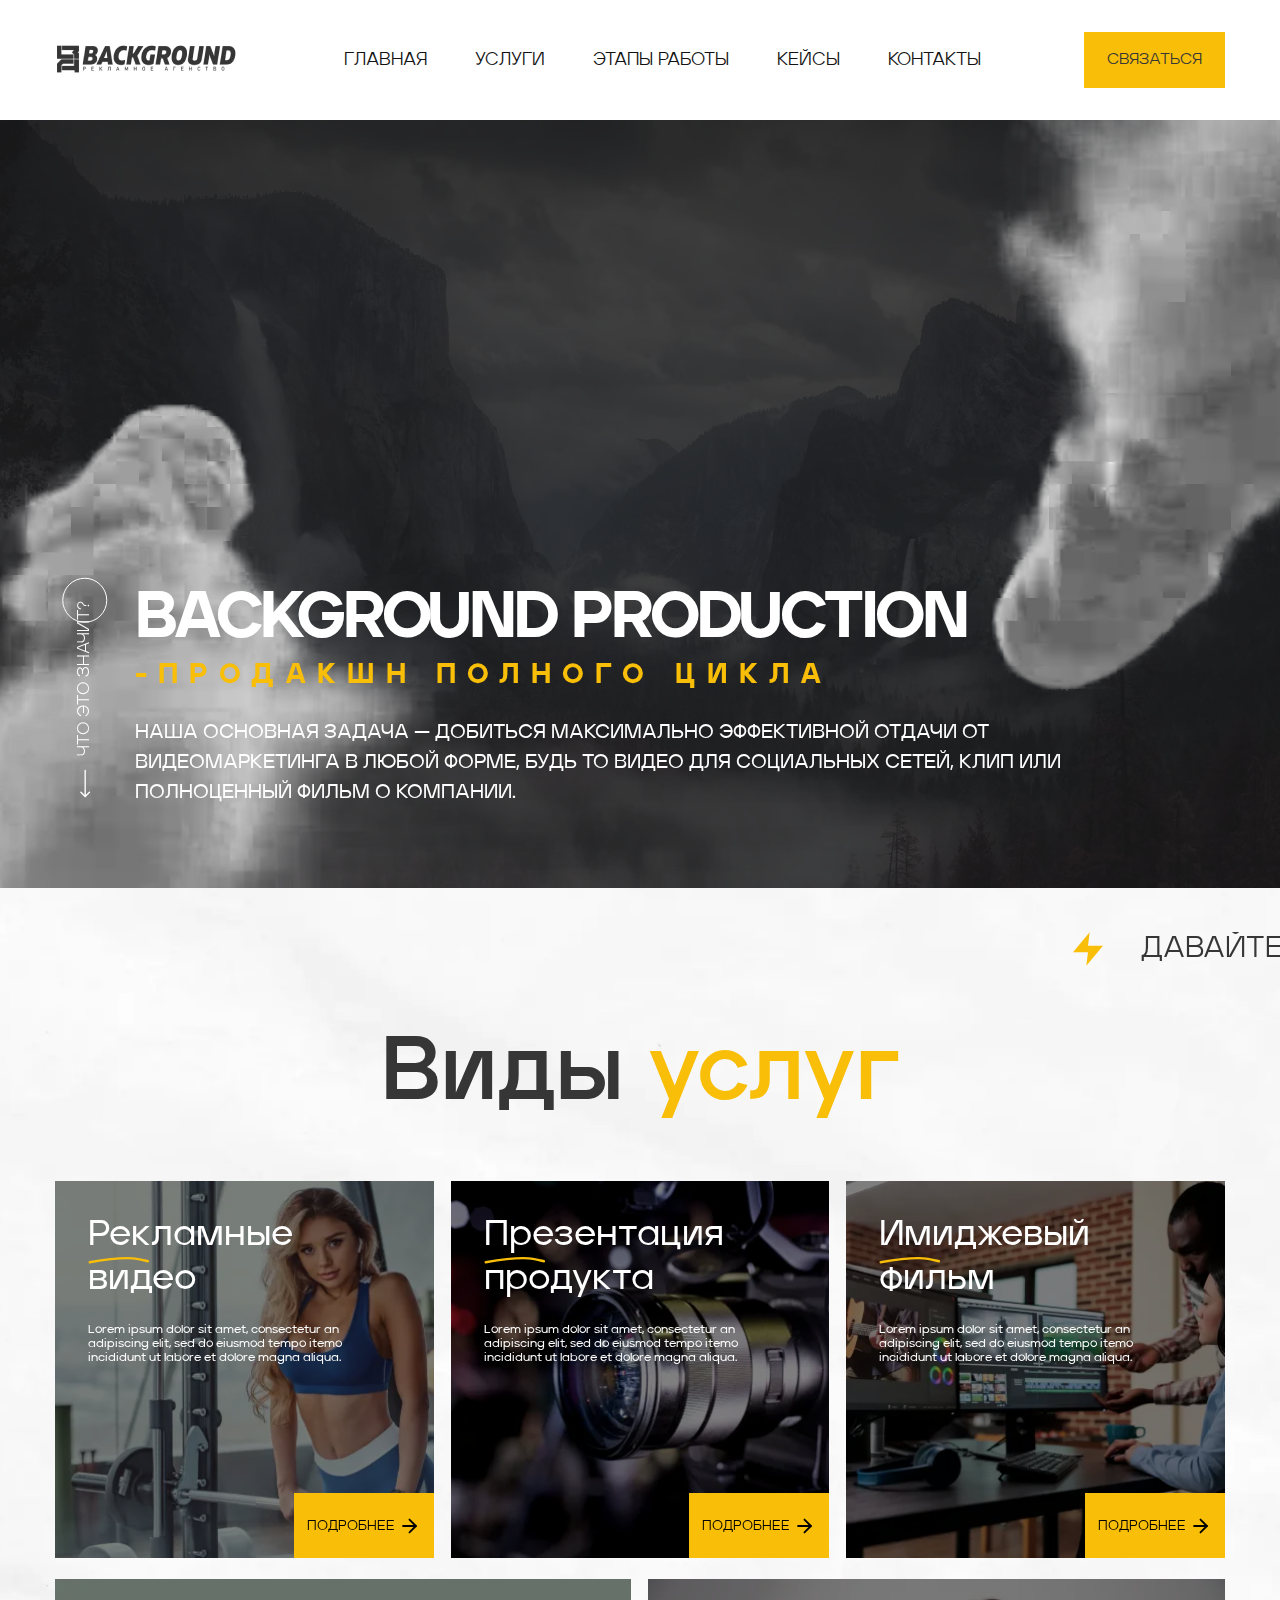
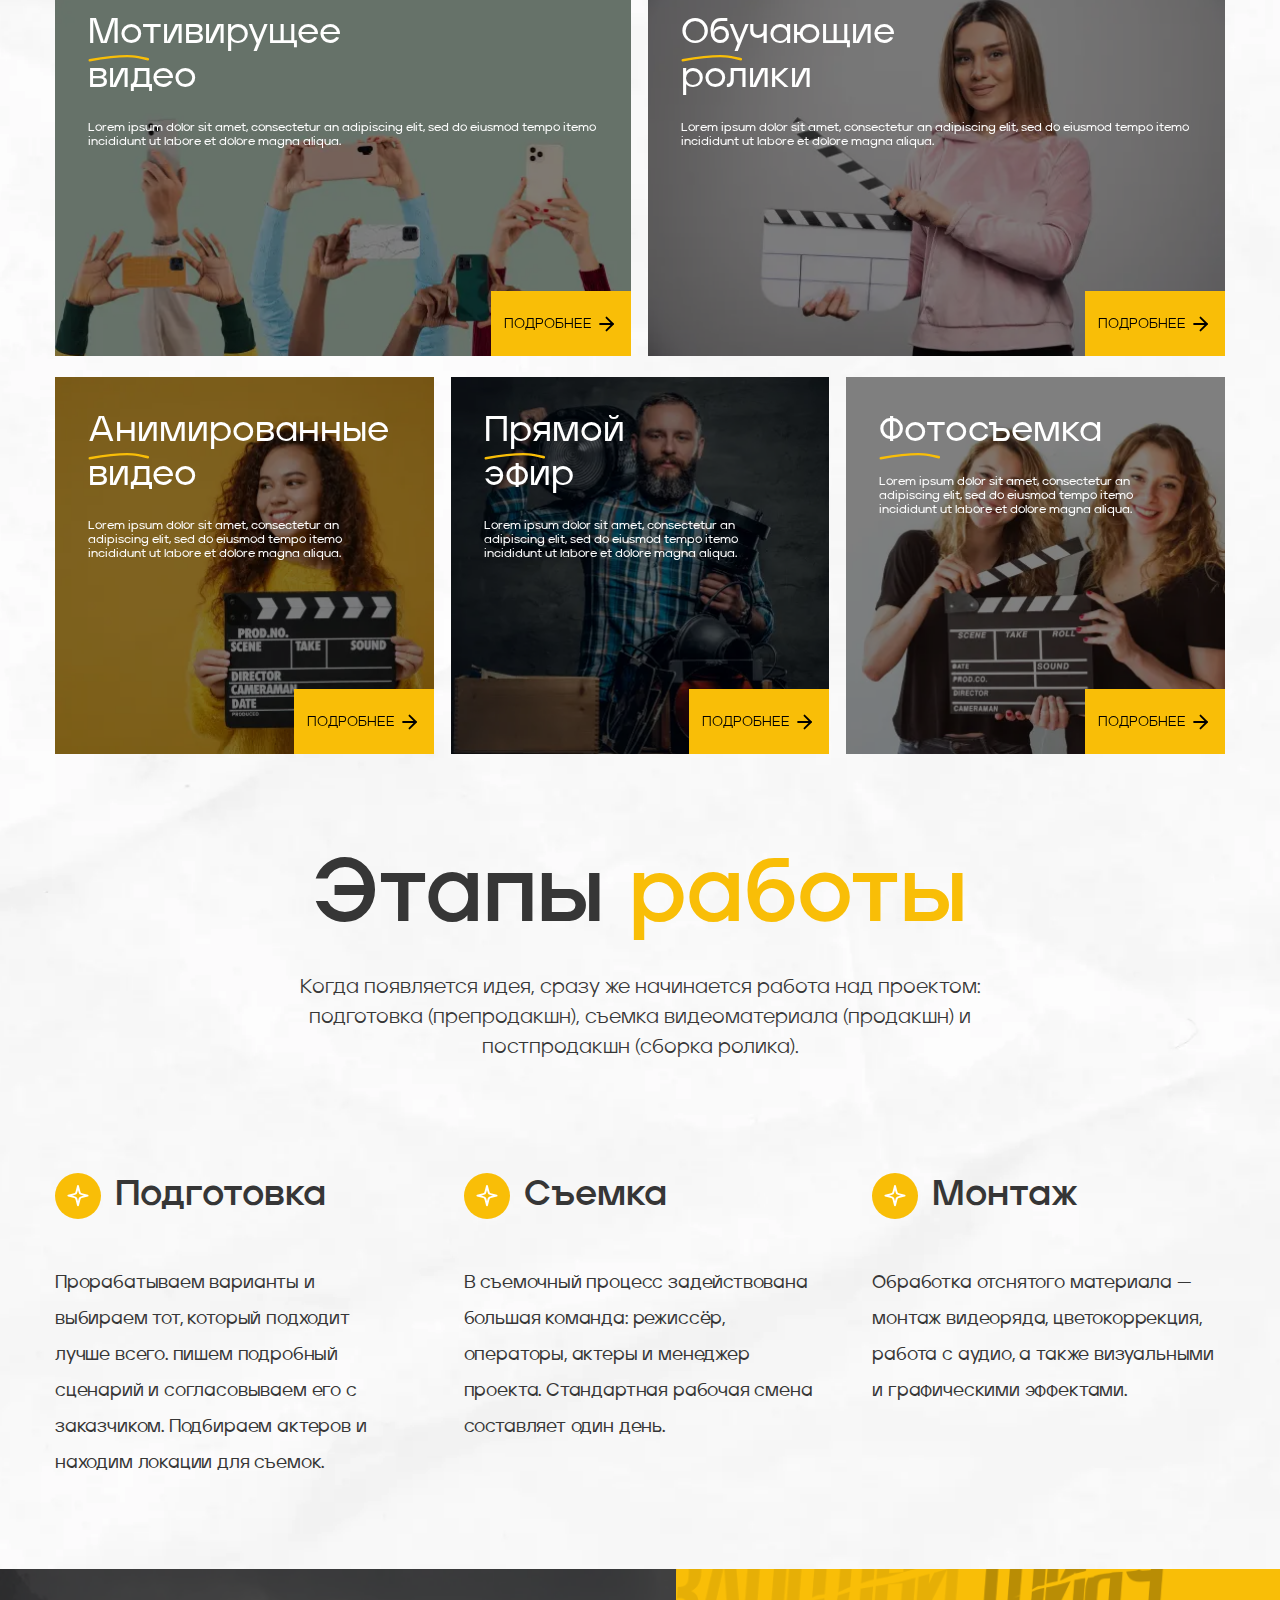
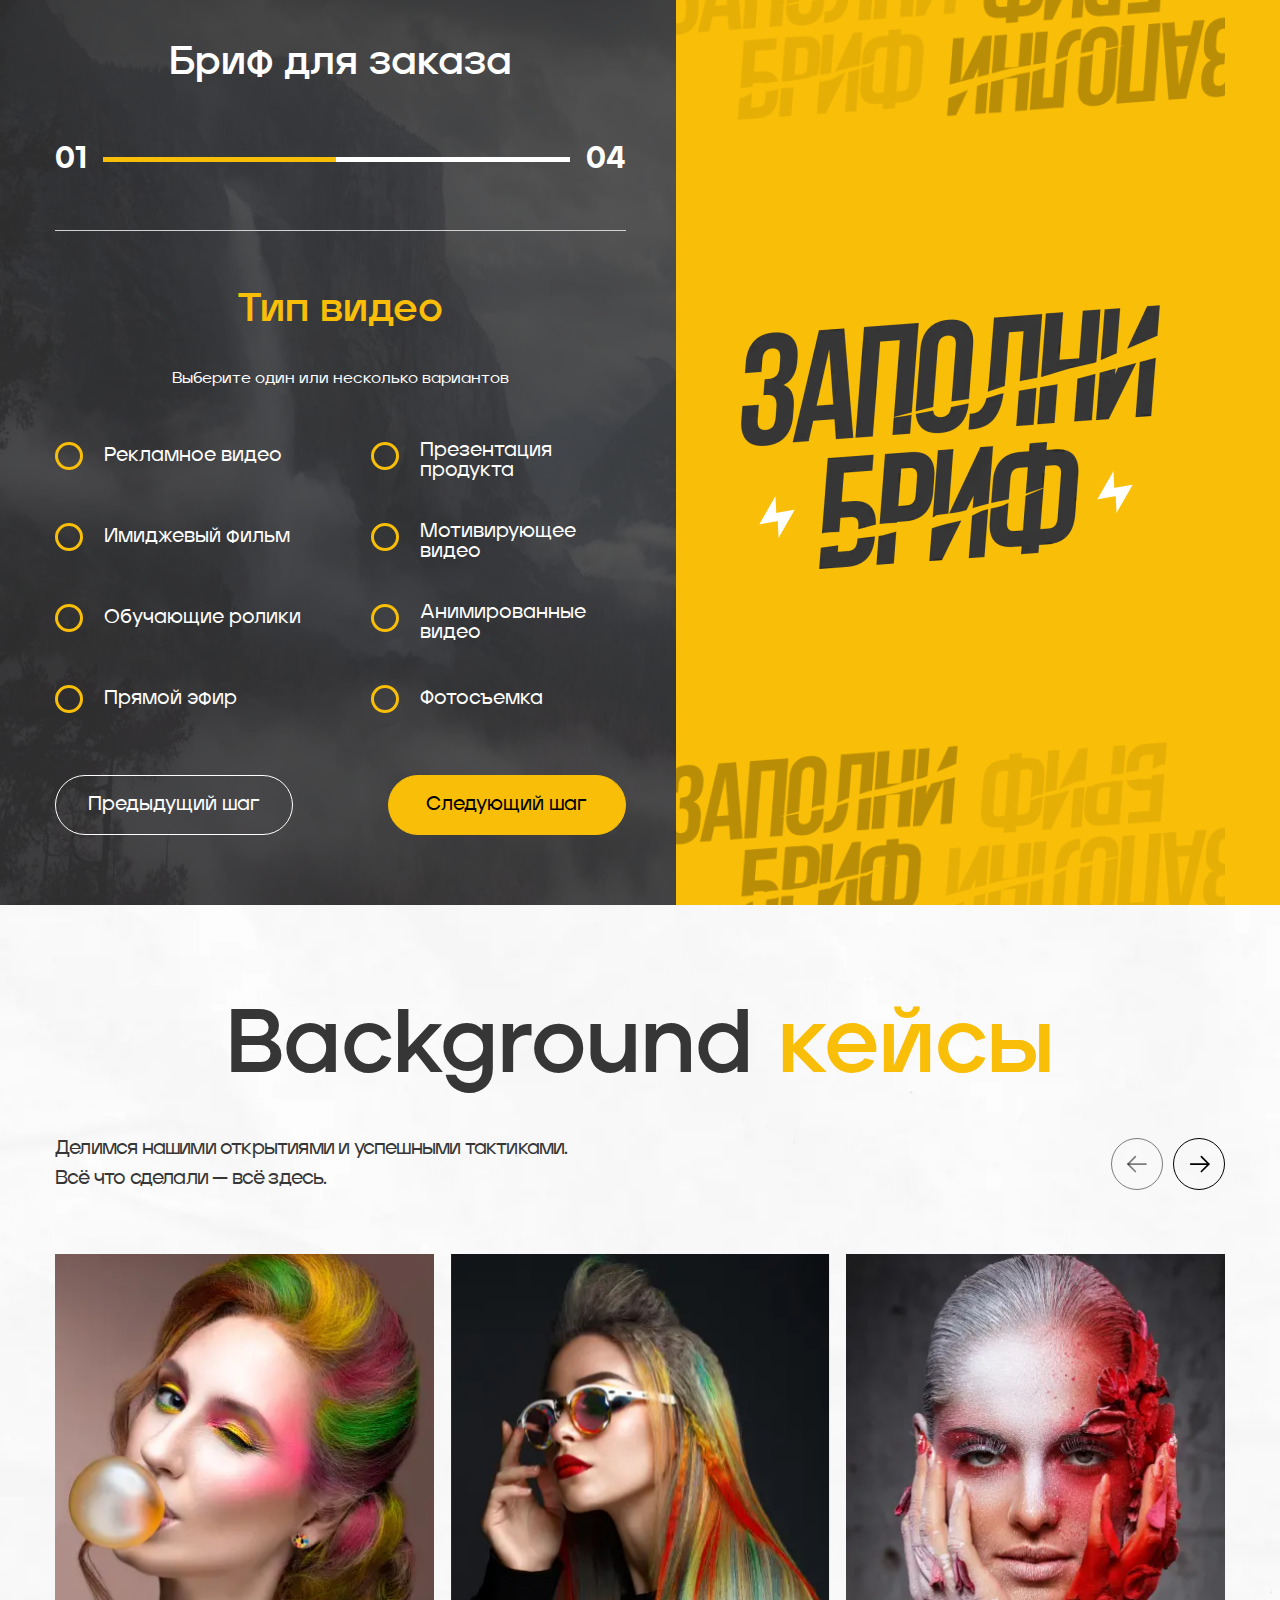
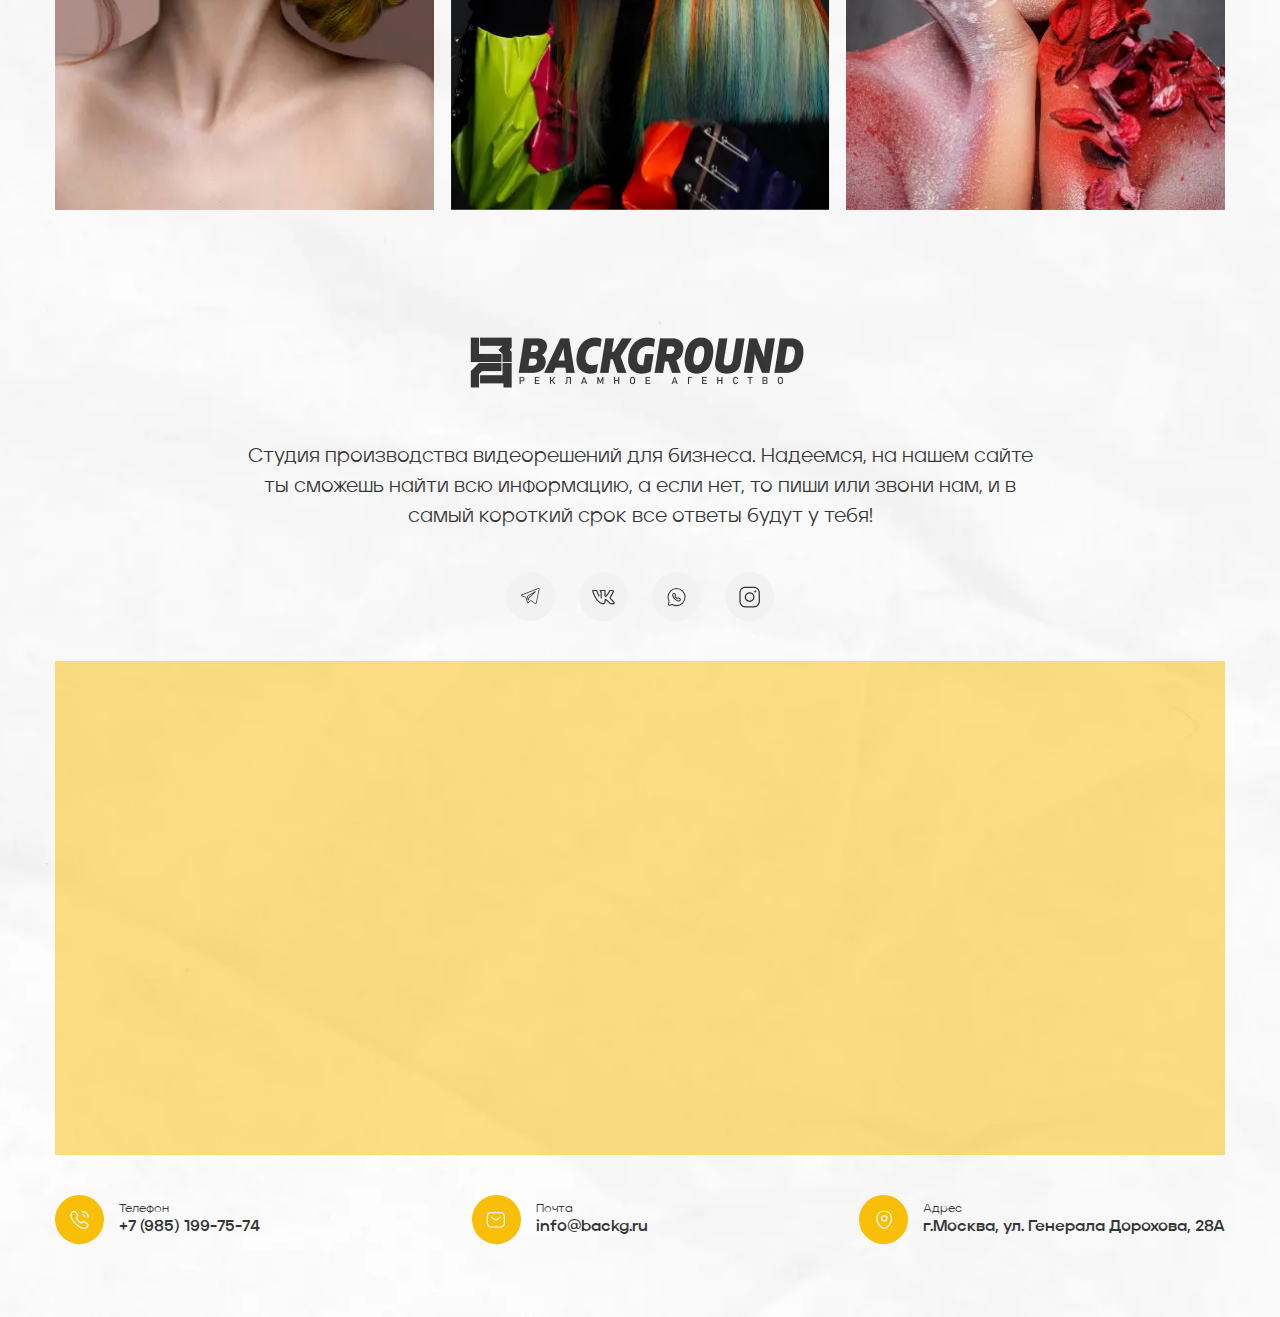
<file: index.html>
<!DOCTYPE html>
<html lang="ru">
  <head>
  <meta charset="UTF-8" />
  <meta name="viewport" content="width=device-width, initial-scale=1.0" />
  <title>Главная</title>
  <!-- STYLES -->
  <link
    rel="stylesheet"
    href="https://cdn.jsdelivr.net/npm/swiper@8/swiper-bundle.min.css?_v=20221023001946"
  />
  <link rel="stylesheet" href="css/style.min.css?_v=20221023001946" />
</head>

  <body>
    <div class="wrapper">
      <div class="wrapper__bg">
        <picture><source srcset="img/bg.webp" type="image/webp"><img src="img/bg.jpg" alt=""></picture>
      </div>
      <!-- .header -->
<header class="header">
  <div class="header__container">
    <div class="header__body">
      <div class="header__burger">
        <span></span>
      </div>
      <div class="header__mobile">
        <div class="header__logo">
          <picture><source srcset="img/logo.webp" type="image/webp"><img src="img/logo.png" alt="Backg"></picture>
        </div>
        <nav class="header__nav">
          <ul class="header__list">
            <li><a href="">Главная</a></li>
            <li><a href="">УСЛУГИ</a></li>
            <li><a href="">ЭТАПЫ РАБОТЫ</a></li>
            <li><a href="">КЕЙСЫ</a></li>
            <li><a href="">КОНТАКТЫ</a></li>
          </ul>
        </nav>
        <a href="" class="header__link">Связаться</a>
      </div>
    </div>
  </div>
</header>
<!-- /.header -->


      <!-- .main -->
      <main class="main">
        <!-- .intro -->
<section class="intro">
  <div class="intro__bg">
    <picture><source srcset="img/intro/01.webp" type="image/webp"><img src="img/intro/01.png" alt="" /></picture>
  </div>
  <div class="intro__video">
    <video width="640" height="360" autoplay muted loop playsinline>
      <source src="files/hevc-video.mov" type="video/quicktime" />
      <source src="files/hevc-video.webm" type="video/webm" />
    </video>
  </div>
  <div class="intro__container">
    <div class="intro__body">
      <div class="intro__anim">
        <svg
          width="33"
          height="15"
          viewBox="0 0 33 15"
          fill="none"
          xmlns="http://www.w3.org/2000/svg"
        >
          <path
            d="M29.7738 7.42529H3.80347"
            stroke="white"
            stroke-width="1.37566"
            stroke-linecap="round"
            stroke-linejoin="round"
          />
          <path
            d="M8.08329 11.7049L3.80347 7.42509L8.08329 3.14526"
            stroke="white"
            stroke-width="1.37566"
            stroke-linecap="round"
            stroke-linejoin="round"
          />
        </svg>
        <span>ЧТО ЭТО ЗНАЧИТ?</span>
      </div>
      <h1 class="intro__title">
        <span class="intro__title-up"> BACKGROUND PRODUCTION </span>
        <span class="intro__title-down"> -ПРОДАКШН ПОЛНОГО ЦИКЛА </span>
      </h1>
      <p class="intro__text">
        Наша основная задача — добиться максимально эффективной отдачи от
        видеомаркетинга в любой форме, будь то видео для социальных сетей, клип
        или полноценный фильм о компании.
      </p>
    </div>
  </div>
</section>
<!-- /.intro -->

        <!-- .running -->
<div class="running">
  <marquee
    class="running__line"
    behavior="infinite"
    scrollamount="20"
    direction="left"
  >
    <ul class="running__list">
      <li class="running__item">
        <svg
          width="30"
          height="34"
          viewBox="0 0 30 34"
          fill="none"
          xmlns="http://www.w3.org/2000/svg"
        >
          <path
            d="M16.6667 0.333374L0 20.3334H15L13.3333 33.6667L30 13.6667H15L16.6667 0.333374Z"
            fill="#F9BE07"
          />
        </svg>
        <span>
          Давайте создадим ваш проект
        </span>
      </li>
      <li class="running__item">
        <svg
          width="30"
          height="34"
          viewBox="0 0 30 34"
          fill="none"
          xmlns="http://www.w3.org/2000/svg"
        >
          <path
            d="M16.6667 0.333374L0 20.3334H15L13.3333 33.6667L30 13.6667H15L16.6667 0.333374Z"
            fill="#F9BE07"
          />
        </svg>
        <span>
          Давайте создадим ваш проект
        </span>
      </li>
      <li class="running__item">
        <svg
          width="30"
          height="34"
          viewBox="0 0 30 34"
          fill="none"
          xmlns="http://www.w3.org/2000/svg"
        >
          <path
            d="M16.6667 0.333374L0 20.3334H15L13.3333 33.6667L30 13.6667H15L16.6667 0.333374Z"
            fill="#F9BE07"
          />
        </svg>
        <span>
          Давайте создадим ваш проект
        </span>
      </li>
    </ul>
  </marquee>
</div>
<!-- /.running -->

        <!-- .services -->
<section class="services">
  <div class="services__container">
    <div class="services__body">
      <h2 class="services__title title">Виды <span>услуг</span></h2>
      <div class="services__slider swiper">
        <div class="services__wrapper swiper-wrapper">
          <div class="services__slide swiper-slide slide-services">
            <div class="slide-services__img">
              <picture><source srcset="img/services/01.webp" type="image/webp"><img src="img/services/01.jpg" alt="" /></picture>
            </div>
            <div class="slide-services__content">
              <div class="slide-services__element">
                <svg
                  width="62"
                  height="8"
                  viewBox="0 0 62 8"
                  fill="none"
                  xmlns="http://www.w3.org/2000/svg"
                >
                  <path
                    d="M1.69678 6.23734C16.0205 3.75092 29.8313 1.3589 44.43 2.32816C50.1894 2.71055 54.5479 3.95937 59.9168 5.27343"
                    stroke="#F9BE07"
                    stroke-width="2.38063"
                    stroke-linecap="round"
                  />
                </svg>
              </div>
              <div class="slide-services__title">Рекламные <br> видео</div>
              <p class="slide-services__text">
                Lorem ipsum dolor sit amet, consectetur an adipiscing elit, sed
                do eiusmod tempo itemo incididunt ut labore et dolore magna
                aliqua.
              </p>
              <a href="" class="slide-services__link">
                <span>ПОДРОБНЕЕ</span>
                <svg
                  width="23"
                  height="22"
                  viewBox="0 0 23 22"
                  fill="none"
                  xmlns="http://www.w3.org/2000/svg"
                >
                  <path
                    d="M5.05743 11H17.8908"
                    stroke="black"
                    stroke-width="1.82902"
                    stroke-linecap="round"
                    stroke-linejoin="round"
                  />
                  <path
                    d="M11.4741 4.58337L17.8908 11L11.4741 17.4167"
                    stroke="black"
                    stroke-width="1.82902"
                    stroke-linecap="round"
                    stroke-linejoin="round"
                  />
                </svg>
              </a>
            </div>
          </div>

          <div class="services__slide swiper-slide slide-services">
            <div class="slide-services__img">
              <picture><source srcset="img/services/02.webp" type="image/webp"><img src="img/services/02.jpg" alt="" /></picture>
            </div>
            <div class="slide-services__content">
              <div class="slide-services__element">
                <svg
                  width="62"
                  height="8"
                  viewBox="0 0 62 8"
                  fill="none"
                  xmlns="http://www.w3.org/2000/svg"
                >
                  <path
                    d="M1.69678 6.23734C16.0205 3.75092 29.8313 1.3589 44.43 2.32816C50.1894 2.71055 54.5479 3.95937 59.9168 5.27343"
                    stroke="#F9BE07"
                    stroke-width="2.38063"
                    stroke-linecap="round"
                  />
                </svg>
              </div>
              <div class="slide-services__title">Презентация <br> продукта</div>
              <p class="slide-services__text">
                Lorem ipsum dolor sit amet, consectetur an adipiscing elit, sed
                do eiusmod tempo itemo incididunt ut labore et dolore magna
                aliqua.
              </p>
              <a href="" class="slide-services__link">
                <span>ПОДРОБНЕЕ</span>
                <svg
                  width="23"
                  height="22"
                  viewBox="0 0 23 22"
                  fill="none"
                  xmlns="http://www.w3.org/2000/svg"
                >
                  <path
                    d="M5.05743 11H17.8908"
                    stroke="black"
                    stroke-width="1.82902"
                    stroke-linecap="round"
                    stroke-linejoin="round"
                  />
                  <path
                    d="M11.4741 4.58337L17.8908 11L11.4741 17.4167"
                    stroke="black"
                    stroke-width="1.82902"
                    stroke-linecap="round"
                    stroke-linejoin="round"
                  />
                </svg>
              </a>
            </div>
          </div>

          <div class="services__slide swiper-slide slide-services">
            <div class="slide-services__img">
              <picture><source srcset="img/services/03.webp" type="image/webp"><img src="img/services/03.jpg" alt="" /></picture>
            </div>
            <div class="slide-services__content">
              <div class="slide-services__element">
                <svg
                  width="62"
                  height="8"
                  viewBox="0 0 62 8"
                  fill="none"
                  xmlns="http://www.w3.org/2000/svg"
                >
                  <path
                    d="M1.69678 6.23734C16.0205 3.75092 29.8313 1.3589 44.43 2.32816C50.1894 2.71055 54.5479 3.95937 59.9168 5.27343"
                    stroke="#F9BE07"
                    stroke-width="2.38063"
                    stroke-linecap="round"
                  />
                </svg>
              </div>
              <div class="slide-services__title">Имиджевый <br> фильм</div>
              <p class="slide-services__text">
                Lorem ipsum dolor sit amet, consectetur an adipiscing elit, sed
                do eiusmod tempo itemo incididunt ut labore et dolore magna
                aliqua.
              </p>
              <a href="" class="slide-services__link">
                <span>ПОДРОБНЕЕ</span>
                <svg
                  width="23"
                  height="22"
                  viewBox="0 0 23 22"
                  fill="none"
                  xmlns="http://www.w3.org/2000/svg"
                >
                  <path
                    d="M5.05743 11H17.8908"
                    stroke="black"
                    stroke-width="1.82902"
                    stroke-linecap="round"
                    stroke-linejoin="round"
                  />
                  <path
                    d="M11.4741 4.58337L17.8908 11L11.4741 17.4167"
                    stroke="black"
                    stroke-width="1.82902"
                    stroke-linecap="round"
                    stroke-linejoin="round"
                  />
                </svg>
              </a>
            </div>
          </div>

          <div class="services__slide swiper-slide slide-services">
            <div class="slide-services__img">
              <picture><source srcset="img/services/04.webp" type="image/webp"><img src="img/services/04.jpg" alt="" /></picture>
            </div>
            <div class="slide-services__content">
              <div class="slide-services__element">
                <svg
                  width="62"
                  height="8"
                  viewBox="0 0 62 8"
                  fill="none"
                  xmlns="http://www.w3.org/2000/svg"
                >
                  <path
                    d="M1.69678 6.23734C16.0205 3.75092 29.8313 1.3589 44.43 2.32816C50.1894 2.71055 54.5479 3.95937 59.9168 5.27343"
                    stroke="#F9BE07"
                    stroke-width="2.38063"
                    stroke-linecap="round"
                  />
                </svg>
              </div>
              <div class="slide-services__title">Мотивирущее <br> видео</div>
              <p class="slide-services__text">
                Lorem ipsum dolor sit amet, consectetur an adipiscing elit, sed
                do eiusmod tempo itemo incididunt ut labore et dolore magna
                aliqua.
              </p>
              <a href="" class="slide-services__link">
                <span>ПОДРОБНЕЕ</span>
                <svg
                  width="23"
                  height="22"
                  viewBox="0 0 23 22"
                  fill="none"
                  xmlns="http://www.w3.org/2000/svg"
                >
                  <path
                    d="M5.05743 11H17.8908"
                    stroke="black"
                    stroke-width="1.82902"
                    stroke-linecap="round"
                    stroke-linejoin="round"
                  />
                  <path
                    d="M11.4741 4.58337L17.8908 11L11.4741 17.4167"
                    stroke="black"
                    stroke-width="1.82902"
                    stroke-linecap="round"
                    stroke-linejoin="round"
                  />
                </svg>
              </a>
            </div>
          </div>

          <div class="services__slide swiper-slide slide-services">
            <div class="slide-services__img">
              <picture><source srcset="img/services/05.webp" type="image/webp"><img src="img/services/05.jpg" alt="" /></picture>
            </div>
            <div class="slide-services__content">
              <div class="slide-services__element">
                <svg
                  width="62"
                  height="8"
                  viewBox="0 0 62 8"
                  fill="none"
                  xmlns="http://www.w3.org/2000/svg"
                >
                  <path
                    d="M1.69678 6.23734C16.0205 3.75092 29.8313 1.3589 44.43 2.32816C50.1894 2.71055 54.5479 3.95937 59.9168 5.27343"
                    stroke="#F9BE07"
                    stroke-width="2.38063"
                    stroke-linecap="round"
                  />
                </svg>
              </div>
              <div class="slide-services__title">Обучающие <br> ролики</div>
              <p class="slide-services__text">
                Lorem ipsum dolor sit amet, consectetur an adipiscing elit, sed
                do eiusmod tempo itemo incididunt ut labore et dolore magna
                aliqua.
              </p>
              <a href="" class="slide-services__link">
                <span>ПОДРОБНЕЕ</span>
                <svg
                  width="23"
                  height="22"
                  viewBox="0 0 23 22"
                  fill="none"
                  xmlns="http://www.w3.org/2000/svg"
                >
                  <path
                    d="M5.05743 11H17.8908"
                    stroke="black"
                    stroke-width="1.82902"
                    stroke-linecap="round"
                    stroke-linejoin="round"
                  />
                  <path
                    d="M11.4741 4.58337L17.8908 11L11.4741 17.4167"
                    stroke="black"
                    stroke-width="1.82902"
                    stroke-linecap="round"
                    stroke-linejoin="round"
                  />
                </svg>
              </a>
            </div>
          </div>

          <div class="services__slide swiper-slide slide-services">
            <div class="slide-services__img">
              <picture><source srcset="img/services/06.webp" type="image/webp"><img src="img/services/06.jpg" alt="" /></picture>
            </div>
            <div class="slide-services__content">
              <div class="slide-services__element">
                <svg
                  width="62"
                  height="8"
                  viewBox="0 0 62 8"
                  fill="none"
                  xmlns="http://www.w3.org/2000/svg"
                >
                  <path
                    d="M1.69678 6.23734C16.0205 3.75092 29.8313 1.3589 44.43 2.32816C50.1894 2.71055 54.5479 3.95937 59.9168 5.27343"
                    stroke="#F9BE07"
                    stroke-width="2.38063"
                    stroke-linecap="round"
                  />
                </svg>
              </div>
              <div class="slide-services__title">Анимированные <br> видео</div>
              <p class="slide-services__text">
                Lorem ipsum dolor sit amet, consectetur an adipiscing elit, sed
                do eiusmod tempo itemo incididunt ut labore et dolore magna
                aliqua.
              </p>
              <a href="" class="slide-services__link">
                <span>ПОДРОБНЕЕ</span>
                <svg
                  width="23"
                  height="22"
                  viewBox="0 0 23 22"
                  fill="none"
                  xmlns="http://www.w3.org/2000/svg"
                >
                  <path
                    d="M5.05743 11H17.8908"
                    stroke="black"
                    stroke-width="1.82902"
                    stroke-linecap="round"
                    stroke-linejoin="round"
                  />
                  <path
                    d="M11.4741 4.58337L17.8908 11L11.4741 17.4167"
                    stroke="black"
                    stroke-width="1.82902"
                    stroke-linecap="round"
                    stroke-linejoin="round"
                  />
                </svg>
              </a>
            </div>
          </div>

          <div class="services__slide swiper-slide slide-services">
            <div class="slide-services__img">
              <picture><source srcset="img/services/07.webp" type="image/webp"><img src="img/services/07.jpg" alt="" /></picture>
            </div>
            <div class="slide-services__content">
              <div class="slide-services__element">
                <svg
                  width="62"
                  height="8"
                  viewBox="0 0 62 8"
                  fill="none"
                  xmlns="http://www.w3.org/2000/svg"
                >
                  <path
                    d="M1.69678 6.23734C16.0205 3.75092 29.8313 1.3589 44.43 2.32816C50.1894 2.71055 54.5479 3.95937 59.9168 5.27343"
                    stroke="#F9BE07"
                    stroke-width="2.38063"
                    stroke-linecap="round"
                  />
                </svg>
              </div>
              <div class="slide-services__title">Прямой <br> эфир</div>
              <p class="slide-services__text">
                Lorem ipsum dolor sit amet, consectetur an adipiscing elit, sed
                do eiusmod tempo itemo incididunt ut labore et dolore magna
                aliqua.
              </p>
              <a href="" class="slide-services__link">
                <span>ПОДРОБНЕЕ</span>
                <svg
                  width="23"
                  height="22"
                  viewBox="0 0 23 22"
                  fill="none"
                  xmlns="http://www.w3.org/2000/svg"
                >
                  <path
                    d="M5.05743 11H17.8908"
                    stroke="black"
                    stroke-width="1.82902"
                    stroke-linecap="round"
                    stroke-linejoin="round"
                  />
                  <path
                    d="M11.4741 4.58337L17.8908 11L11.4741 17.4167"
                    stroke="black"
                    stroke-width="1.82902"
                    stroke-linecap="round"
                    stroke-linejoin="round"
                  />
                </svg>
              </a>
            </div>
          </div>

          <div class="services__slide swiper-slide slide-services">
            <div class="slide-services__img">
              <picture><source srcset="img/services/08.webp" type="image/webp"><img src="img/services/08.jpg" alt="" /></picture>
            </div>
            <div class="slide-services__content">
              <div class="slide-services__element">
                <svg
                  width="62"
                  height="8"
                  viewBox="0 0 62 8"
                  fill="none"
                  xmlns="http://www.w3.org/2000/svg"
                >
                  <path
                    d="M1.69678 6.23734C16.0205 3.75092 29.8313 1.3589 44.43 2.32816C50.1894 2.71055 54.5479 3.95937 59.9168 5.27343"
                    stroke="#F9BE07"
                    stroke-width="2.38063"
                    stroke-linecap="round"
                  />
                </svg>
              </div>
              <div class="slide-services__title">Фотосъемка</div>
              <p class="slide-services__text">
                Lorem ipsum dolor sit amet, consectetur an adipiscing elit, sed
                do eiusmod tempo itemo incididunt ut labore et dolore magna
                aliqua.
              </p>
              <a href="" class="slide-services__link">
                <span>ПОДРОБНЕЕ</span>
                <svg
                  width="23"
                  height="22"
                  viewBox="0 0 23 22"
                  fill="none"
                  xmlns="http://www.w3.org/2000/svg"
                >
                  <path
                    d="M5.05743 11H17.8908"
                    stroke="black"
                    stroke-width="1.82902"
                    stroke-linecap="round"
                    stroke-linejoin="round"
                  />
                  <path
                    d="M11.4741 4.58337L17.8908 11L11.4741 17.4167"
                    stroke="black"
                    stroke-width="1.82902"
                    stroke-linecap="round"
                    stroke-linejoin="round"
                  />
                </svg>
              </a>
            </div>
          </div>
        </div>
      </div>
      <div class="services__pagination pagination"></div>
    </div>
  </div>
</section>
<!-- /.services -->

        <!-- .stages -->
<section class="stages">
  <div class="stages__container">
    <div class="stages__body">
      <h2 class="stages__title title">Этапы <span>работы</span></h2>
      <p class="stages__text">
        Когда появляется идея, сразу же начинается работа над проектом:
        подготовка (препродакшн), съемка видеоматериала (продакшн) и
        постпродакшн (сборка ролика).
      </p>
      <div class="stages__grid">
        <div class="stages__item item-stages">
          <div class="item-stages__title">
            <div class="item-stages__icon">
              <svg
                width="22"
                height="22"
                viewBox="0 0 22 22"
                fill="none"
                xmlns="http://www.w3.org/2000/svg"
              >
                <path
                  d="M10.9943 1.0497L9.74731 6.03753C9.50399 7.01081 9.38233 7.49746 9.12894 7.89345C8.90481 8.24372 8.60734 8.54118 8.25708 8.76531C7.86109 9.0187 7.37444 9.14036 6.40116 9.38368L1.41333 10.6306L6.40116 11.8776C7.37444 12.1209 7.86109 12.2426 8.25708 12.496C8.60734 12.7201 8.90481 13.0176 9.12894 13.3678C9.38233 13.7638 9.50399 14.2505 9.74731 15.2237L10.9943 20.2116L12.2412 15.2237C12.4845 14.2505 12.6062 13.7638 12.8596 13.3678C13.0837 13.0176 13.3812 12.7201 13.7315 12.496C14.1274 12.2426 14.6141 12.1209 15.5874 11.8776L20.5752 10.6306L15.5874 9.38368C14.6141 9.14036 14.1274 9.0187 13.7315 8.76531C13.3812 8.54118 13.0837 8.24372 12.8596 7.89345C12.6062 7.49746 12.4845 7.01081 12.2412 6.03753L10.9943 1.0497Z"
                  stroke="white"
                  stroke-width="1.91619"
                  stroke-linecap="round"
                  stroke-linejoin="round"
                />
              </svg>
            </div>
            <span>Подготовка</span>
          </div>
          <p class="item-stages__text">
            Прорабатываем варианты и выбираем тот, который подходит лучше всего.
            пишем подробный сценарий и согласовываем его с заказчиком. Подбираем
            актеров и находим локации для съемок.
          </p>
        </div>
        <div class="stages__item item-stages">
          <div class="item-stages__title">
            <div class="item-stages__icon">
              <svg
                width="22"
                height="22"
                viewBox="0 0 22 22"
                fill="none"
                xmlns="http://www.w3.org/2000/svg"
              >
                <path
                  d="M10.9943 1.0497L9.74731 6.03753C9.50399 7.01081 9.38233 7.49746 9.12894 7.89345C8.90481 8.24372 8.60734 8.54118 8.25708 8.76531C7.86109 9.0187 7.37444 9.14036 6.40116 9.38368L1.41333 10.6306L6.40116 11.8776C7.37444 12.1209 7.86109 12.2426 8.25708 12.496C8.60734 12.7201 8.90481 13.0176 9.12894 13.3678C9.38233 13.7638 9.50399 14.2505 9.74731 15.2237L10.9943 20.2116L12.2412 15.2237C12.4845 14.2505 12.6062 13.7638 12.8596 13.3678C13.0837 13.0176 13.3812 12.7201 13.7315 12.496C14.1274 12.2426 14.6141 12.1209 15.5874 11.8776L20.5752 10.6306L15.5874 9.38368C14.6141 9.14036 14.1274 9.0187 13.7315 8.76531C13.3812 8.54118 13.0837 8.24372 12.8596 7.89345C12.6062 7.49746 12.4845 7.01081 12.2412 6.03753L10.9943 1.0497Z"
                  stroke="white"
                  stroke-width="1.91619"
                  stroke-linecap="round"
                  stroke-linejoin="round"
                />
              </svg>
            </div>
            <span>Съемка</span>
          </div>
          <p class="item-stages__text">
            В съемочный процесс задействована большая команда: режиссёр,
            операторы, актеры и менеджер проекта. Стандартная рабочая смена
            составляет один день.
          </p>
        </div>
        <div class="stages__item item-stages">
          <div class="item-stages__title">
            <div class="item-stages__icon">
              <svg
                width="22"
                height="22"
                viewBox="0 0 22 22"
                fill="none"
                xmlns="http://www.w3.org/2000/svg"
              >
                <path
                  d="M10.9943 1.0497L9.74731 6.03753C9.50399 7.01081 9.38233 7.49746 9.12894 7.89345C8.90481 8.24372 8.60734 8.54118 8.25708 8.76531C7.86109 9.0187 7.37444 9.14036 6.40116 9.38368L1.41333 10.6306L6.40116 11.8776C7.37444 12.1209 7.86109 12.2426 8.25708 12.496C8.60734 12.7201 8.90481 13.0176 9.12894 13.3678C9.38233 13.7638 9.50399 14.2505 9.74731 15.2237L10.9943 20.2116L12.2412 15.2237C12.4845 14.2505 12.6062 13.7638 12.8596 13.3678C13.0837 13.0176 13.3812 12.7201 13.7315 12.496C14.1274 12.2426 14.6141 12.1209 15.5874 11.8776L20.5752 10.6306L15.5874 9.38368C14.6141 9.14036 14.1274 9.0187 13.7315 8.76531C13.3812 8.54118 13.0837 8.24372 12.8596 7.89345C12.6062 7.49746 12.4845 7.01081 12.2412 6.03753L10.9943 1.0497Z"
                  stroke="white"
                  stroke-width="1.91619"
                  stroke-linecap="round"
                  stroke-linejoin="round"
                />
              </svg>
            </div>
            <span>Монтаж</span>
          </div>
          <p class="item-stages__text">
            Обработка отснятого материала — монтаж видеоряда, цветокоррекция,
            работа с аудио, а также визуальными и графическими эффектами.
          </p>
        </div>
      </div>
    </div>
  </div>
</section>
<!-- /.stages -->

        <!-- .brief -->
<section class="brief">
  <div class="brief__bg">
    <picture><source srcset="img/brief/01.webp" type="image/webp"><img src="img/brief/01.png" alt="" /></picture>
  </div>
  <div class="brief__container">
    <div class="brief__body">
      <div class="brief__main main-brief">
        <h2 class="main-brief__title">Бриф <span>для заказа</span></h2>
        <div class="main-brief__progress progress-main-brief">
          <div class="progress-main-brief__start">01</div>
          <div class="progress-main-brief__line">
            <div class="progress-main-brief__current"></div>
            <div class="progress-main-brief__full"></div>
          </div>
          <div class="progress-main-brief__end">04</div>
        </div>
        <form class="main-brief__form form-main-brief">
          <div class="form-main-brief__step">
            <div class="form-main-brief__title">Тип видео</div>
            <p class="form-main-brief__subtitle">
              Выберите один или несколько вариантов
            </p>
            <div class="form-main-brief__fields">
              <div class="form-main-brief__field">
                <input type="checkbox" id="radio_1" />
                <label for="radio_1">
                  <span>Рекламное видео</span>
                </label>
              </div>

              <div class="form-main-brief__field">
                <input type="checkbox" id="radio_2" />
                <label for="radio_2">
                  <span>Презентация продукта</span>
                </label>
              </div>

              <div class="form-main-brief__field">
                <input type="checkbox" id="radio_3" />
                <label for="radio_3">
                  <span>Имиджевый фильм</span>
                </label>
              </div>

              <div class="form-main-brief__field">
                <input type="checkbox" id="radio_4" />
                <label for="radio_4">
                  <span>Мотивирующее видео</span>
                </label>
              </div>

              <div class="form-main-brief__field">
                <input type="checkbox" id="radio_5" />
                <label for="radio_5">
                  <span>Обучающие ролики</span>
                </label>
              </div>

              <div class="form-main-brief__field">
                <input type="checkbox" id="radio_6" />
                <label for="radio_6">
                  <span>Анимированные видео </span>
                </label>
              </div>

              <div class="form-main-brief__field">
                <input type="checkbox" id="radio_7" />
                <label for="radio_7">
                  <span>Прямой эфир</span>
                </label>
              </div>

              <div class="form-main-brief__field">
                <input type="checkbox" id="radio_8" />
                <label for="radio_8">
                  <span>Фотосъемка</span>
                </label>
              </div>
            </div>
          </div>
          <div class="form-main-brief__btns">
            <button type="button" class="form-main-brief__prev">
              <span>Предыдущий шаг</span>
              <span>Назад</span>
            </button>
            <button type="button" class="form-main-brief__next">
              <span>Следующий шаг</span>
              <span>Далее</span>
            </button>
          </div>
        </form>
      </div>
      <div class="brief__view view-brief">
        <div class="view-brief__top">
          <picture><source srcset="img/brief/03.webp" type="image/webp"><img src="img/brief/03.png" alt="" /></picture>
        </div>
        <div class="view-brief__bottom">
          <picture><source srcset="img/brief/04.webp" type="image/webp"><img src="img/brief/04.png" alt="" /></picture>
        </div>
        <div class="view-brief__img">
          <picture><source srcset="img/brief/02.webp" type="image/webp"><img src="img/brief/02.png" alt="" /></picture>
          <svg
            width="30"
            height="61"
            viewBox="0 0 30 61"
            fill="none"
            xmlns="http://www.w3.org/2000/svg"
          >
            <g clip-path="url(#clip0_35_156)">
              <path
                d="M15 5.49009L15 54.5015"
                stroke="white"
                stroke-width="2.65113"
                stroke-linecap="round"
                stroke-linejoin="round"
              />
              <path
                d="M23.75 46.4246L15 54.5015L6.25 46.4246"
                stroke="white"
                stroke-width="2.65113"
                stroke-linecap="round"
                stroke-linejoin="round"
              />
            </g>
            <defs>
              <clipPath id="clip0_35_156">
                <rect
                  width="60"
                  height="30"
                  fill="white"
                  transform="translate(0 60.2705) rotate(-90)"
                />
              </clipPath>
            </defs>
          </svg>
        </div>
      </div>
    </div>
  </div>
</section>
<!-- /.brief -->

        <!-- .cases -->
<section class="cases">
  <div class="cases__container">
    <div class="cases__body">
      <h2 class="cases__title title">Background <span>кейсы</span></h2>
      <div class="cases__flex">
        <p class="cases__text">
          Делимся нашими открытиями и успешными тактиками. <br />
          Всё что сделали — всё здесь.
        </p>
        <div class="cases__arrows">
          <div class="cases__prev">
            <svg
              width="28"
              height="28"
              viewBox="0 0 28 28"
              fill="none"
              xmlns="http://www.w3.org/2000/svg"
            >
              <path
                d="M23.0806 14.1133H4.96481"
                stroke-width="1.64689"
                stroke-linecap="round"
                stroke-linejoin="round"
              />
              <path
                d="M12.3758 6.70227L4.96481 14.1133L12.3758 21.5243"
                stroke-width="1.64689"
                stroke-linecap="round"
                stroke-linejoin="round"
              />
            </svg>
          </div>
          <div class="cases__next">
            <svg
              width="27"
              height="28"
              viewBox="0 0 27 28"
              fill="none"
              xmlns="http://www.w3.org/2000/svg"
            >
              <path
                d="M4.66534 14.1133H22.7812"
                stroke-width="1.64689"
                stroke-linecap="round"
                stroke-linejoin="round"
              />
              <path
                d="M15.3702 6.70227L22.7812 14.1133L15.3702 21.5243"
                stroke-width="1.64689"
                stroke-linecap="round"
                stroke-linejoin="round"
              />
            </svg>
          </div>
        </div>
      </div>
      <div class="cases__outer">
        <div class="cases__slider slider-cases swiper">
          <div class="swiper-wrapper">
            <div class="slider-cases__slide swiper-slide">
              <div class="slider-cases__img">
                <picture><source srcset="img/cases/01.webp" type="image/webp"><img src="img/cases/01.jpg" alt="" /></picture>
              </div>
              <div class="slider-cases__content">
                <p class="slider-cases__text">
                  Lorem ipsum dolor sit amet, consectetur an adipiscing elit,
                  sed do eiusmod tempo itemo incididunt ut labore et dolore
                  magna aliqua.
                </p>
                <div class="slider-cases__price">50 000₽</div>
                <a href="" class="slider-cases__link">
                  <svg
                    width="38"
                    height="38"
                    viewBox="0 0 38 38"
                    fill="none"
                    xmlns="http://www.w3.org/2000/svg"
                  >
                    <circle
                      cx="18.7928"
                      cy="18.793"
                      r="18.1448"
                      stroke="#F9BE07"
                      stroke-width="1.29605"
                    />
                    <path
                      d="M14.2566 24.7302V12.856C14.2566 12.3424 14.8255 12.0329 15.2567 12.3119L24.4322 18.249C24.8269 18.5044 24.8269 19.0818 24.4322 19.3372L15.2567 25.2743C14.8255 25.5533 14.2566 25.2438 14.2566 24.7302Z"
                      fill="#F9BE07"
                      stroke="#F9BE07"
                      stroke-width="1.29605"
                    />
                  </svg>
                  <span>смотреть</span>
                </a>
              </div>
            </div>

            <div class="slider-cases__slide swiper-slide">
              <div class="slider-cases__img">
                <picture><source srcset="img/cases/02.webp" type="image/webp"><img src="img/cases/02.jpg" alt="" /></picture>
              </div>
              <div class="slider-cases__content">
                <p class="slider-cases__text">
                  Lorem ipsum dolor sit amet, consectetur an adipiscing elit,
                  sed do eiusmod tempo itemo incididunt ut labore et dolore
                  magna aliqua.
                </p>
                <div class="slider-cases__price">50 000₽</div>
                <a href="" class="slider-cases__link">
                  <svg
                    width="38"
                    height="38"
                    viewBox="0 0 38 38"
                    fill="none"
                    xmlns="http://www.w3.org/2000/svg"
                  >
                    <circle
                      cx="18.7928"
                      cy="18.793"
                      r="18.1448"
                      stroke="#F9BE07"
                      stroke-width="1.29605"
                    />
                    <path
                      d="M14.2566 24.7302V12.856C14.2566 12.3424 14.8255 12.0329 15.2567 12.3119L24.4322 18.249C24.8269 18.5044 24.8269 19.0818 24.4322 19.3372L15.2567 25.2743C14.8255 25.5533 14.2566 25.2438 14.2566 24.7302Z"
                      fill="#F9BE07"
                      stroke="#F9BE07"
                      stroke-width="1.29605"
                    />
                  </svg>
                  <span>смотреть</span>
                </a>
              </div>
            </div>

            <div class="slider-cases__slide swiper-slide">
              <div class="slider-cases__img">
                <picture><source srcset="img/cases/03.webp" type="image/webp"><img src="img/cases/03.jpg" alt="" /></picture>
              </div>
              <div class="slider-cases__content">
                <p class="slider-cases__text">
                  Lorem ipsum dolor sit amet, consectetur an adipiscing elit,
                  sed do eiusmod tempo itemo incididunt ut labore et dolore
                  magna aliqua.
                </p>
                <div class="slider-cases__price">50 000₽</div>
                <a href="" class="slider-cases__link">
                  <svg
                    width="38"
                    height="38"
                    viewBox="0 0 38 38"
                    fill="none"
                    xmlns="http://www.w3.org/2000/svg"
                  >
                    <circle
                      cx="18.7928"
                      cy="18.793"
                      r="18.1448"
                      stroke="#F9BE07"
                      stroke-width="1.29605"
                    />
                    <path
                      d="M14.2566 24.7302V12.856C14.2566 12.3424 14.8255 12.0329 15.2567 12.3119L24.4322 18.249C24.8269 18.5044 24.8269 19.0818 24.4322 19.3372L15.2567 25.2743C14.8255 25.5533 14.2566 25.2438 14.2566 24.7302Z"
                      fill="#F9BE07"
                      stroke="#F9BE07"
                      stroke-width="1.29605"
                    />
                  </svg>
                  <span>смотреть</span>
                </a>
              </div>
            </div>

            <div class="slider-cases__slide swiper-slide">
              <div class="slider-cases__img">
                <picture><source srcset="img/cases/01.webp" type="image/webp"><img src="img/cases/01.jpg" alt="" /></picture>
              </div>
              <div class="slider-cases__content">
                <p class="slider-cases__text">
                  Lorem ipsum dolor sit amet, consectetur an adipiscing elit,
                  sed do eiusmod tempo itemo incididunt ut labore et dolore
                  magna aliqua.
                </p>
                <div class="slider-cases__price">50 000₽</div>
                <a href="" class="slider-cases__link">
                  <svg
                    width="38"
                    height="38"
                    viewBox="0 0 38 38"
                    fill="none"
                    xmlns="http://www.w3.org/2000/svg"
                  >
                    <circle
                      cx="18.7928"
                      cy="18.793"
                      r="18.1448"
                      stroke="#F9BE07"
                      stroke-width="1.29605"
                    />
                    <path
                      d="M14.2566 24.7302V12.856C14.2566 12.3424 14.8255 12.0329 15.2567 12.3119L24.4322 18.249C24.8269 18.5044 24.8269 19.0818 24.4322 19.3372L15.2567 25.2743C14.8255 25.5533 14.2566 25.2438 14.2566 24.7302Z"
                      fill="#F9BE07"
                      stroke="#F9BE07"
                      stroke-width="1.29605"
                    />
                  </svg>
                  <span>смотреть</span>
                </a>
              </div>
            </div>
          </div>
        </div>
      </div>
      <div class="cases__pagination pagination"></div>
    </div>
  </div>
</section>
<!-- /.cases -->

      </main>
      <!-- /.main -->

      <!-- .footer -->
<footer class="footer">
  <div class="footer__container">
    <div class="footer__body">
      <div class="footer__logo">
        <picture><source srcset="img/footer/logo.webp" type="image/webp"><img src="img/footer/logo.png" alt="Backg" /></picture>
      </div>
      <p class="footer__text">
        Студия производства видеорешений для бизнеса. Надеемся, на нашем сайте
        ты сможешь найти всю информацию, а если нет, то пиши или звони нам, и в
        самый короткий срок все ответы будут у тебя!
      </p>
      <div class="footer__socials socials-footer">
        <a href="" class="socials-footer__item">
          <img src="img/footer/01.svg" alt="Telegram">
        </a>
        <a href="" class="socials-footer__item">
          <img src="img/footer/02.svg" alt="Vk">
        </a>
        <a href="" class="socials-footer__item">
          <img src="img/footer/03.svg" alt="WhatsApp">
        </a>
        <a href="" class="socials-footer__item">
          <img src="img/footer/04.svg" alt="Instagram">
        </a>
      </div>
      <div class="footer__map" id="ymap"></div>
      <div class="footer__contacts contacts-footer">
        <a href="tel:+79851997574" class="contacts-footer__item">
          <div class="contacts-footer__icon">
            <svg
              width="19"
              height="19"
              viewBox="0 0 19 19"
              fill="none"
              xmlns="http://www.w3.org/2000/svg"
            >
              <path
                d="M18.0224 15.1931C18.0224 15.5 17.9542 15.8153 17.8094 16.1222C17.6645 16.429 17.4769 16.7188 17.2298 16.9916C16.8121 17.4518 16.3519 17.7842 15.8319 17.9973C15.3205 18.2104 14.7665 18.3212 14.1699 18.3212C13.3005 18.3212 12.3714 18.1166 11.3912 17.699C10.411 17.2813 9.43086 16.7188 8.45919 16.0114C7.479 15.2954 6.54995 14.5027 5.66352 13.6248C4.78561 12.7384 3.99293 11.8093 3.28549 10.8377C2.58657 9.866 2.02403 8.89433 1.61491 7.93119C1.20578 6.95952 1.00122 6.03047 1.00122 5.14403C1.00122 4.56444 1.1035 4.01042 1.30806 3.49902C1.51262 2.97909 1.83651 2.50178 2.28825 2.07561C2.83375 1.53864 3.43039 1.27441 4.06112 1.27441C4.29977 1.27441 4.53843 1.32555 4.75151 1.42784C4.97312 1.53012 5.16916 1.68354 5.32258 1.90515L7.30001 4.6923C7.45343 4.90538 7.56423 5.10142 7.64094 5.28893C7.71765 5.46792 7.76027 5.64692 7.76027 5.80886C7.76027 6.01342 7.70061 6.21798 7.58128 6.41402C7.47048 6.61006 7.30853 6.81462 7.10397 7.01918L6.45619 7.69253C6.36243 7.78629 6.31982 7.89709 6.31982 8.03347C6.31982 8.10165 6.32834 8.16132 6.34539 8.2295C6.37096 8.29769 6.39653 8.34883 6.41358 8.39997C6.567 8.68124 6.83122 9.04775 7.20625 9.49097C7.5898 9.93418 7.99893 10.3859 8.44214 10.8377C8.90241 11.2894 9.34562 11.707 9.79736 12.0906C10.2406 12.4656 10.6071 12.7213 10.8969 12.8748C10.9395 12.8918 10.9906 12.9174 11.0503 12.9429C11.1185 12.9685 11.1867 12.977 11.2634 12.977C11.4083 12.977 11.5191 12.9259 11.6128 12.8321L12.2606 12.1929C12.4737 11.9798 12.6783 11.8179 12.8743 11.7156C13.0703 11.5962 13.2664 11.5366 13.4795 11.5366C13.6414 11.5366 13.8119 11.5707 13.9994 11.6474C14.1869 11.7241 14.3829 11.8349 14.596 11.9798L17.4173 13.9828C17.6389 14.1362 17.7923 14.3152 17.8861 14.5283C17.9713 14.7414 18.0224 14.9545 18.0224 15.1931Z"
                stroke="white"
                stroke-width="1.22737"
                stroke-miterlimit="10"
              />
              <path
                d="M15.0649 7.241C15.0649 6.7296 14.6643 5.94544 14.0676 5.30619C13.5221 4.71808 12.7976 4.25781 12.0817 4.25781"
                stroke="white"
                stroke-width="1.22737"
                stroke-linecap="round"
                stroke-linejoin="round"
              />
              <path
                d="M18.048 7.24079C18.048 3.94224 15.3802 1.27441 12.0817 1.27441"
                stroke="white"
                stroke-width="1.22737"
                stroke-linecap="round"
                stroke-linejoin="round"
              />
            </svg>
          </div>
          <div class="contacts-footer__content">
            <div class="contacts-footer__title">Телефон</div>
            <div class="contacts-footer__text">+7 (985) 199-75-74</div>
          </div>
        </a>

        <a href="mailto:info@backg.ru" class="contacts-footer__item">
          <div class="contacts-footer__icon">
            <svg
              width="22"
              height="22"
              viewBox="0 0 22 22"
              fill="none"
              xmlns="http://www.w3.org/2000/svg"
            >
              <path
                d="M15.1249 18.0198H6.60148C4.04446 18.0198 2.33978 16.7413 2.33978 13.7581V7.79173C2.33978 4.80854 4.04446 3.53003 6.60148 3.53003H15.1249C17.6819 3.53003 19.3866 4.80854 19.3866 7.79173V13.7581C19.3866 16.7413 17.6819 18.0198 15.1249 18.0198Z"
                stroke="white"
                stroke-width="1.22737"
                stroke-miterlimit="10"
                stroke-linecap="round"
                stroke-linejoin="round"
              />
              <path
                d="M15.1248 8.21802L12.457 10.3489C11.5791 11.0478 10.1386 11.0478 9.26073 10.3489L6.60144 8.21802"
                stroke="white"
                stroke-width="1.22737"
                stroke-miterlimit="10"
                stroke-linecap="round"
                stroke-linejoin="round"
              />
            </svg>
          </div>
          <div class="contacts-footer__content">
            <div class="contacts-footer__title">Почта</div>
            <div class="contacts-footer__text">info@backg.ru</div>
          </div>
        </a>

        <div class="contacts-footer__item">
          <div class="contacts-footer__icon">
            <svg
              width="22"
              height="22"
              viewBox="0 0 22 22"
              fill="none"
              xmlns="http://www.w3.org/2000/svg"
            >
              <path
                d="M11.179 11.9939C12.6476 11.9939 13.8382 10.8033 13.8382 9.33459C13.8382 7.8659 12.6476 6.67529 11.179 6.67529C9.71026 6.67529 8.51965 7.8659 8.51965 9.33459C8.51965 10.8033 9.71026 11.9939 11.179 11.9939Z"
                stroke="white"
                stroke-width="1.22737"
              />
              <path
                d="M4.03638 7.78339C5.71549 0.402135 16.651 0.410658 18.3216 7.79192C19.3018 12.1218 16.6084 15.7869 14.2474 18.0541C12.5342 19.7076 9.82376 19.7076 8.10204 18.0541C5.74958 15.7869 3.05619 12.1133 4.03638 7.78339Z"
                stroke="white"
                stroke-width="1.22737"
              />
            </svg>
          </div>
          <div class="contacts-footer__content">
            <div class="contacts-footer__title">Адрес</div>
            <div class="contacts-footer__text">
              г.Москва, ул. Генерала Дорохова, 28А
            </div>
          </div>
        </div>
      </div>
    </div>
  </div>
</footer>
<!-- /.footer -->

    </div>

    <!-- SCRIPTS -->
    <script src="https://cdn.jsdelivr.net/npm/swiper@8/swiper-bundle.min.js?_v=20221023001946"></script>
    <script src="js/app.min.js?_v=20221023001946"></script>
  </body>
</html>
</file>
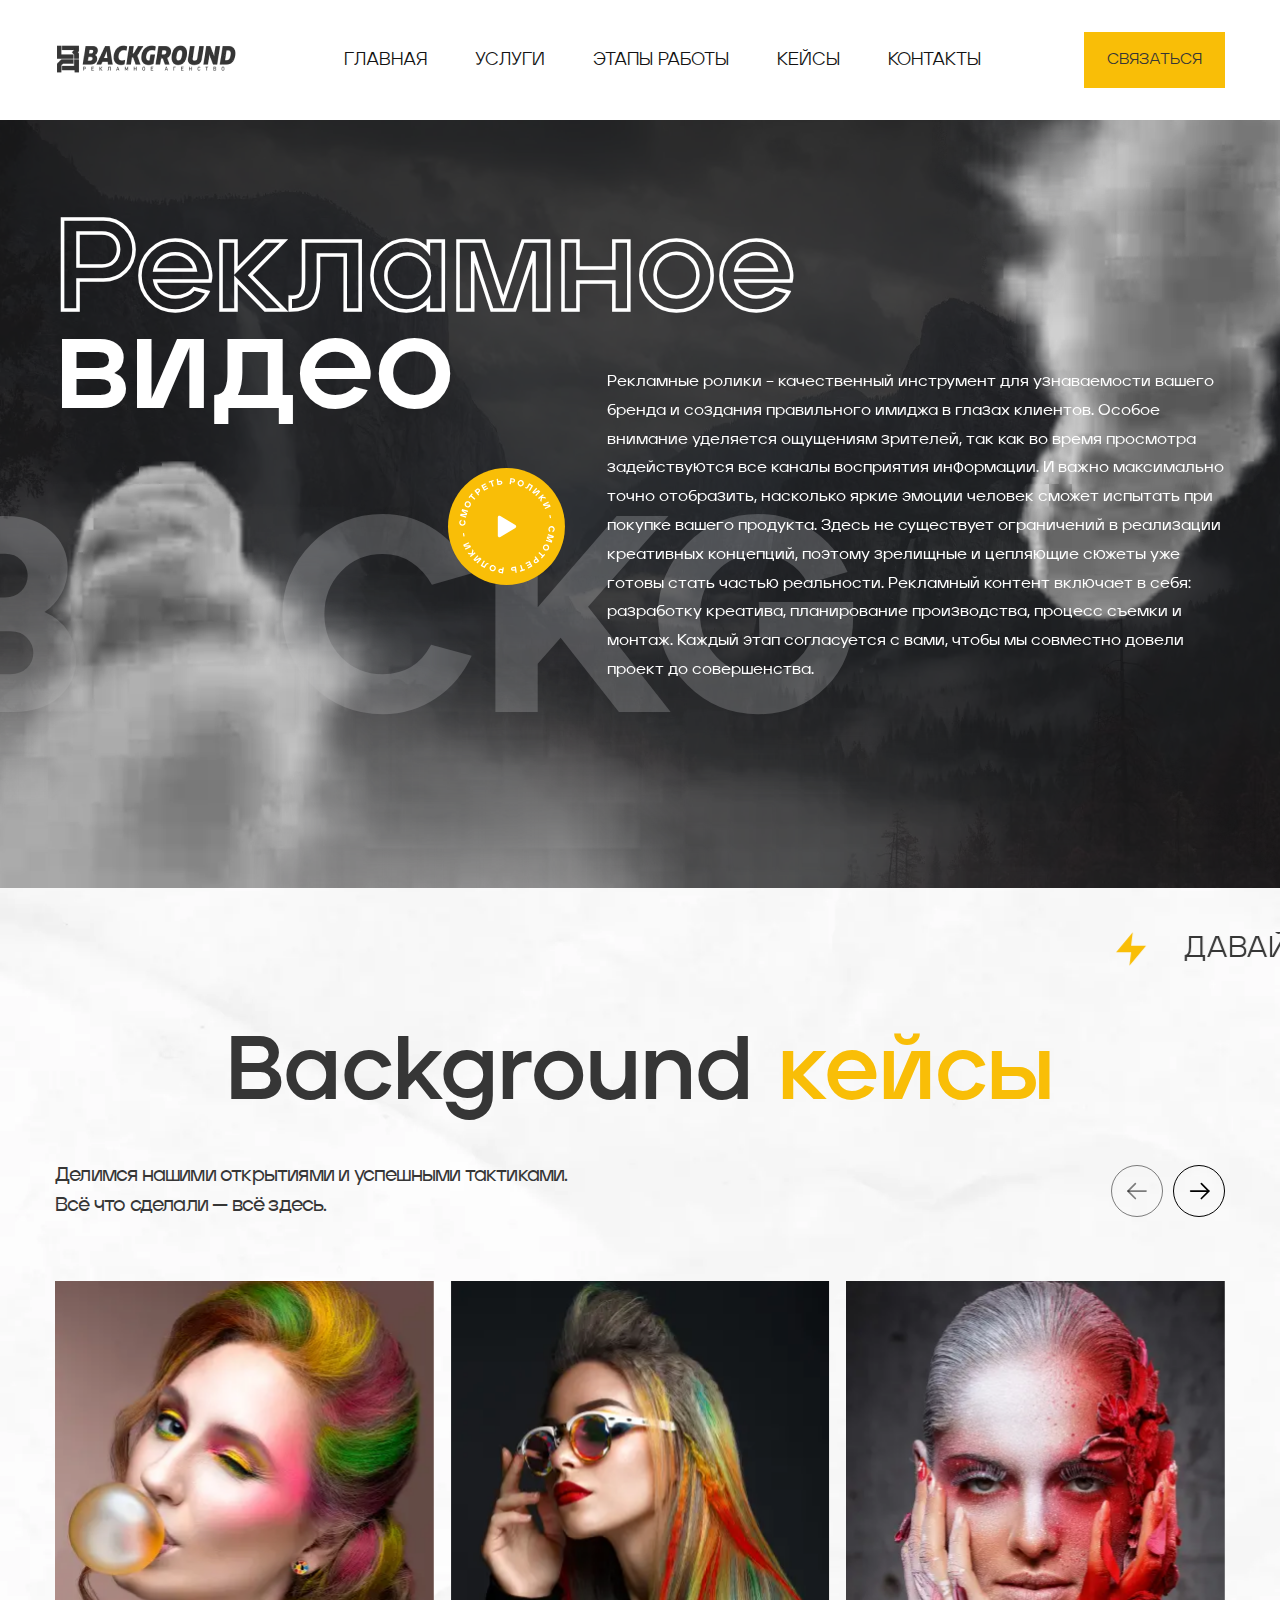
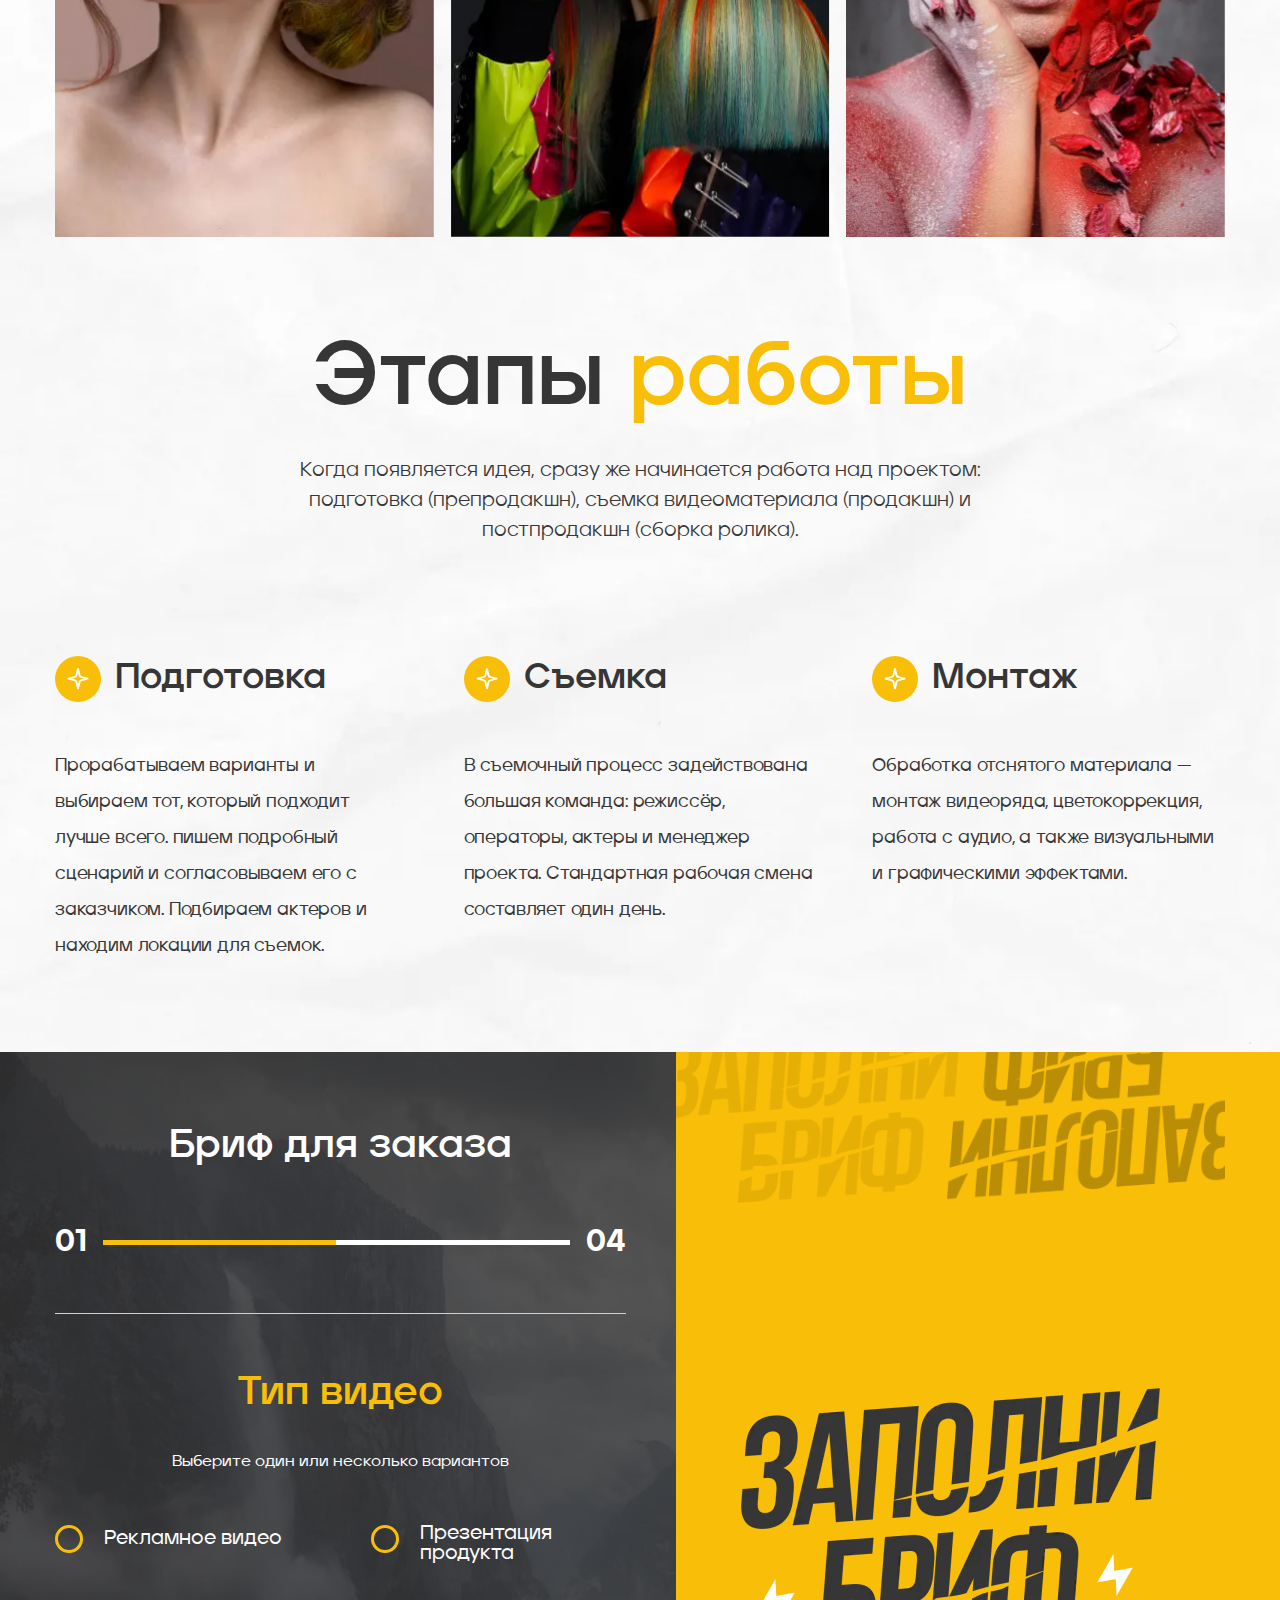
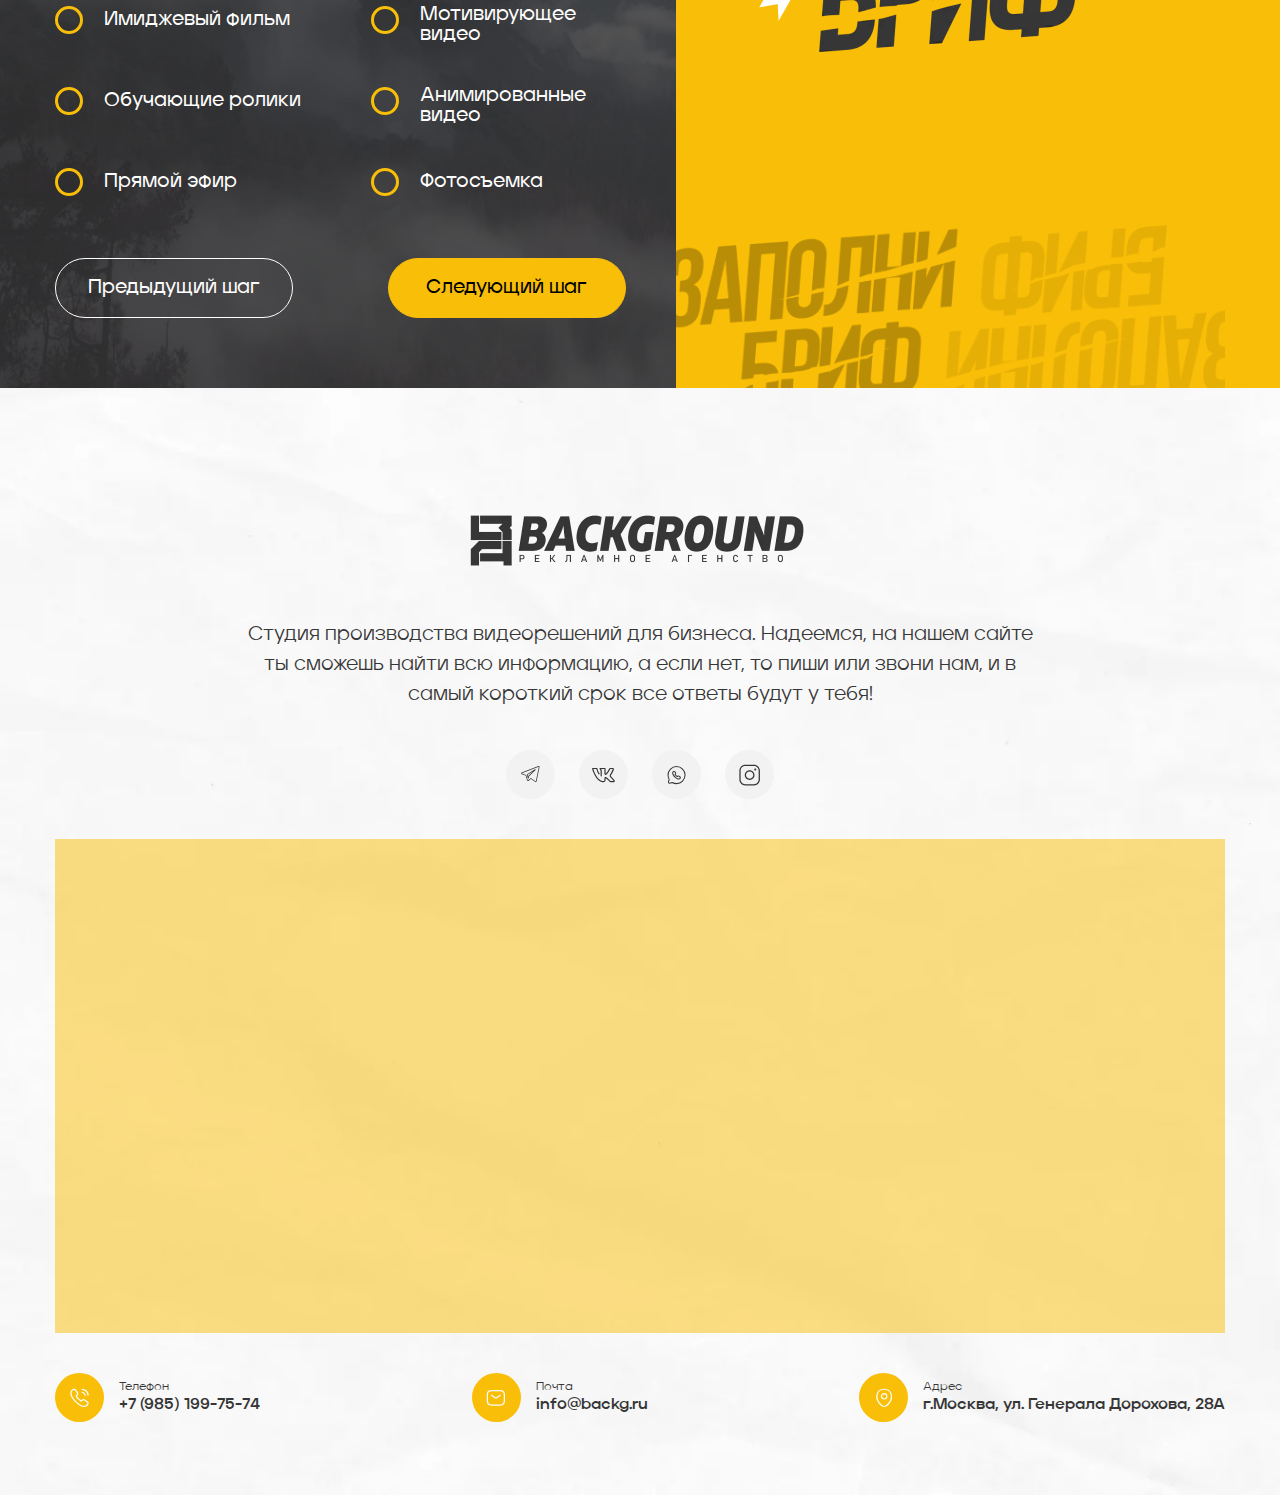
<file: service.html>
<!DOCTYPE html>
<html lang="ru">
  <head>
  <meta charset="UTF-8" />
  <meta name="viewport" content="width=device-width, initial-scale=1.0" />
  <title>Страница услуги</title>
  <!-- STYLES -->
  <link
    rel="stylesheet"
    href="https://cdn.jsdelivr.net/npm/swiper@8/swiper-bundle.min.css?_v=20221023001946"
  />
  <link rel="stylesheet" href="css/style.min.css?_v=20221023001946" />
</head>

  <body>
    <div class="wrapper">
      <div class="wrapper__bg">
        <picture><source srcset="img/bg.webp" type="image/webp"><img src="img/bg.jpg" alt="" /></picture>
      </div>

      <!-- .header -->
<header class="header">
  <div class="header__container">
    <div class="header__body">
      <div class="header__burger">
        <span></span>
      </div>
      <div class="header__mobile">
        <div class="header__logo">
          <picture><source srcset="img/logo.webp" type="image/webp"><img src="img/logo.png" alt="Backg"></picture>
        </div>
        <nav class="header__nav">
          <ul class="header__list">
            <li><a href="">Главная</a></li>
            <li><a href="">УСЛУГИ</a></li>
            <li><a href="">ЭТАПЫ РАБОТЫ</a></li>
            <li><a href="">КЕЙСЫ</a></li>
            <li><a href="">КОНТАКТЫ</a></li>
          </ul>
        </nav>
        <a href="" class="header__link">Связаться</a>
      </div>
    </div>
  </div>
</header>
<!-- /.header -->


      <!-- .main -->
      <main class="main">
        <!-- .offer -->
<section class="offer">
  <div class="offer__elem">
    BACKG
  </div>
  <div class="offer__bg">
    <picture><source srcset="img/intro/01.webp" type="image/webp"><img src="img/intro/01.png" alt="" /></picture>
  </div>
  <div class="offer__video">
    <video width="640" height="360" autoplay muted loop playsinline>
      <source src="files/hevc-video.mov" type="video/quicktime" />
      <source src="files/hevc-video.webm" type="video/webm" />
    </video>
  </div>
  <div class="offer__container">
    <div class="offer__body">
      <h1 class="offer__title">
        <span>Рекламное</span>
        <span>видео</span>
      </h1>
      <div class="offer__flex" style="margin-top: -55px;">
        <a href="" class="offer__link">
          <svg
            width="20"
            height="23"
            viewBox="0 0 20 23"
            fill="none"
            xmlns="http://www.w3.org/2000/svg"
          >
            <path
              d="M18.3867 10.0616L3.34578 0.880371C3.09524 0.721603 2.8059 0.634713 2.50934 0.629187C2.21278 0.623661 1.9204 0.699711 1.66412 0.849036C1.40405 0.991723 1.18725 1.20187 1.03652 1.45737C0.885799 1.71286 0.806726 2.00426 0.807625 2.3009V20.6843C0.806726 20.9809 0.885799 21.2723 1.03652 21.5278C1.18725 21.7833 1.40405 21.9935 1.66412 22.1361C1.9204 22.2855 2.21278 22.3615 2.50934 22.356C2.8059 22.3505 3.09524 22.2636 3.34578 22.1048L18.3867 12.9236C18.6332 12.7748 18.8372 12.565 18.9787 12.3142C19.1203 12.0635 19.1946 11.7805 19.1946 11.4926C19.1946 11.2047 19.1203 10.9216 18.9787 10.6709C18.8372 10.4202 18.6332 10.2103 18.3867 10.0616Z"
              fill="white"
            />
          </svg>
        </a>
        <p class="offer__text">
          Рекламные ролики – качественный инструмент для узнаваемости вашего
          бренда и создания правильного имиджа в глазах клиентов. Особое
          внимание уделяется ощущениям зрителей, так как во время просмотра
          задействуются все каналы восприятия информации. И важно максимально
          точно отобразить, насколько яркие эмоции человек сможет испытать при
          покупке вашего продукта. Здесь не существует ограничений в реализации
          креативных концепций, поэтому зрелищные и цепляющие сюжеты уже готовы
          стать частью реальности. Рекламный контент включает в себя: разработку
          креатива, планирование производства, процесс съемки и монтаж. Каждый
          этап согласуется с вами, чтобы мы совместно довели проект до
          совершенства.
        </p>
      </div>
    </div>
  </div>
</section>
<!-- /.offer -->

        <!-- .running -->
<div class="running">
  <marquee
    class="running__line"
    behavior="infinite"
    scrollamount="20"
    direction="left"
  >
    <ul class="running__list">
      <li class="running__item">
        <svg
          width="30"
          height="34"
          viewBox="0 0 30 34"
          fill="none"
          xmlns="http://www.w3.org/2000/svg"
        >
          <path
            d="M16.6667 0.333374L0 20.3334H15L13.3333 33.6667L30 13.6667H15L16.6667 0.333374Z"
            fill="#F9BE07"
          />
        </svg>
        <span>
          Давайте создадим ваш проект
        </span>
      </li>
      <li class="running__item">
        <svg
          width="30"
          height="34"
          viewBox="0 0 30 34"
          fill="none"
          xmlns="http://www.w3.org/2000/svg"
        >
          <path
            d="M16.6667 0.333374L0 20.3334H15L13.3333 33.6667L30 13.6667H15L16.6667 0.333374Z"
            fill="#F9BE07"
          />
        </svg>
        <span>
          Давайте создадим ваш проект
        </span>
      </li>
      <li class="running__item">
        <svg
          width="30"
          height="34"
          viewBox="0 0 30 34"
          fill="none"
          xmlns="http://www.w3.org/2000/svg"
        >
          <path
            d="M16.6667 0.333374L0 20.3334H15L13.3333 33.6667L30 13.6667H15L16.6667 0.333374Z"
            fill="#F9BE07"
          />
        </svg>
        <span>
          Давайте создадим ваш проект
        </span>
      </li>
    </ul>
  </marquee>
</div>
<!-- /.running -->

        <!-- .cases -->
<section class="cases">
  <div class="cases__container">
    <div class="cases__body">
      <h2 class="cases__title title">Background <span>кейсы</span></h2>
      <div class="cases__flex">
        <p class="cases__text">
          Делимся нашими открытиями и успешными тактиками. <br />
          Всё что сделали — всё здесь.
        </p>
        <div class="cases__arrows">
          <div class="cases__prev">
            <svg
              width="28"
              height="28"
              viewBox="0 0 28 28"
              fill="none"
              xmlns="http://www.w3.org/2000/svg"
            >
              <path
                d="M23.0806 14.1133H4.96481"
                stroke-width="1.64689"
                stroke-linecap="round"
                stroke-linejoin="round"
              />
              <path
                d="M12.3758 6.70227L4.96481 14.1133L12.3758 21.5243"
                stroke-width="1.64689"
                stroke-linecap="round"
                stroke-linejoin="round"
              />
            </svg>
          </div>
          <div class="cases__next">
            <svg
              width="27"
              height="28"
              viewBox="0 0 27 28"
              fill="none"
              xmlns="http://www.w3.org/2000/svg"
            >
              <path
                d="M4.66534 14.1133H22.7812"
                stroke-width="1.64689"
                stroke-linecap="round"
                stroke-linejoin="round"
              />
              <path
                d="M15.3702 6.70227L22.7812 14.1133L15.3702 21.5243"
                stroke-width="1.64689"
                stroke-linecap="round"
                stroke-linejoin="round"
              />
            </svg>
          </div>
        </div>
      </div>
      <div class="cases__outer">
        <div class="cases__slider slider-cases swiper">
          <div class="swiper-wrapper">
            <div class="slider-cases__slide swiper-slide">
              <div class="slider-cases__img">
                <picture><source srcset="img/cases/01.webp" type="image/webp"><img src="img/cases/01.jpg" alt="" /></picture>
              </div>
              <div class="slider-cases__content">
                <p class="slider-cases__text">
                  Lorem ipsum dolor sit amet, consectetur an adipiscing elit,
                  sed do eiusmod tempo itemo incididunt ut labore et dolore
                  magna aliqua.
                </p>
                <div class="slider-cases__price">50 000₽</div>
                <a href="" class="slider-cases__link">
                  <svg
                    width="38"
                    height="38"
                    viewBox="0 0 38 38"
                    fill="none"
                    xmlns="http://www.w3.org/2000/svg"
                  >
                    <circle
                      cx="18.7928"
                      cy="18.793"
                      r="18.1448"
                      stroke="#F9BE07"
                      stroke-width="1.29605"
                    />
                    <path
                      d="M14.2566 24.7302V12.856C14.2566 12.3424 14.8255 12.0329 15.2567 12.3119L24.4322 18.249C24.8269 18.5044 24.8269 19.0818 24.4322 19.3372L15.2567 25.2743C14.8255 25.5533 14.2566 25.2438 14.2566 24.7302Z"
                      fill="#F9BE07"
                      stroke="#F9BE07"
                      stroke-width="1.29605"
                    />
                  </svg>
                  <span>смотреть</span>
                </a>
              </div>
            </div>

            <div class="slider-cases__slide swiper-slide">
              <div class="slider-cases__img">
                <picture><source srcset="img/cases/02.webp" type="image/webp"><img src="img/cases/02.jpg" alt="" /></picture>
              </div>
              <div class="slider-cases__content">
                <p class="slider-cases__text">
                  Lorem ipsum dolor sit amet, consectetur an adipiscing elit,
                  sed do eiusmod tempo itemo incididunt ut labore et dolore
                  magna aliqua.
                </p>
                <div class="slider-cases__price">50 000₽</div>
                <a href="" class="slider-cases__link">
                  <svg
                    width="38"
                    height="38"
                    viewBox="0 0 38 38"
                    fill="none"
                    xmlns="http://www.w3.org/2000/svg"
                  >
                    <circle
                      cx="18.7928"
                      cy="18.793"
                      r="18.1448"
                      stroke="#F9BE07"
                      stroke-width="1.29605"
                    />
                    <path
                      d="M14.2566 24.7302V12.856C14.2566 12.3424 14.8255 12.0329 15.2567 12.3119L24.4322 18.249C24.8269 18.5044 24.8269 19.0818 24.4322 19.3372L15.2567 25.2743C14.8255 25.5533 14.2566 25.2438 14.2566 24.7302Z"
                      fill="#F9BE07"
                      stroke="#F9BE07"
                      stroke-width="1.29605"
                    />
                  </svg>
                  <span>смотреть</span>
                </a>
              </div>
            </div>

            <div class="slider-cases__slide swiper-slide">
              <div class="slider-cases__img">
                <picture><source srcset="img/cases/03.webp" type="image/webp"><img src="img/cases/03.jpg" alt="" /></picture>
              </div>
              <div class="slider-cases__content">
                <p class="slider-cases__text">
                  Lorem ipsum dolor sit amet, consectetur an adipiscing elit,
                  sed do eiusmod tempo itemo incididunt ut labore et dolore
                  magna aliqua.
                </p>
                <div class="slider-cases__price">50 000₽</div>
                <a href="" class="slider-cases__link">
                  <svg
                    width="38"
                    height="38"
                    viewBox="0 0 38 38"
                    fill="none"
                    xmlns="http://www.w3.org/2000/svg"
                  >
                    <circle
                      cx="18.7928"
                      cy="18.793"
                      r="18.1448"
                      stroke="#F9BE07"
                      stroke-width="1.29605"
                    />
                    <path
                      d="M14.2566 24.7302V12.856C14.2566 12.3424 14.8255 12.0329 15.2567 12.3119L24.4322 18.249C24.8269 18.5044 24.8269 19.0818 24.4322 19.3372L15.2567 25.2743C14.8255 25.5533 14.2566 25.2438 14.2566 24.7302Z"
                      fill="#F9BE07"
                      stroke="#F9BE07"
                      stroke-width="1.29605"
                    />
                  </svg>
                  <span>смотреть</span>
                </a>
              </div>
            </div>

            <div class="slider-cases__slide swiper-slide">
              <div class="slider-cases__img">
                <picture><source srcset="img/cases/01.webp" type="image/webp"><img src="img/cases/01.jpg" alt="" /></picture>
              </div>
              <div class="slider-cases__content">
                <p class="slider-cases__text">
                  Lorem ipsum dolor sit amet, consectetur an adipiscing elit,
                  sed do eiusmod tempo itemo incididunt ut labore et dolore
                  magna aliqua.
                </p>
                <div class="slider-cases__price">50 000₽</div>
                <a href="" class="slider-cases__link">
                  <svg
                    width="38"
                    height="38"
                    viewBox="0 0 38 38"
                    fill="none"
                    xmlns="http://www.w3.org/2000/svg"
                  >
                    <circle
                      cx="18.7928"
                      cy="18.793"
                      r="18.1448"
                      stroke="#F9BE07"
                      stroke-width="1.29605"
                    />
                    <path
                      d="M14.2566 24.7302V12.856C14.2566 12.3424 14.8255 12.0329 15.2567 12.3119L24.4322 18.249C24.8269 18.5044 24.8269 19.0818 24.4322 19.3372L15.2567 25.2743C14.8255 25.5533 14.2566 25.2438 14.2566 24.7302Z"
                      fill="#F9BE07"
                      stroke="#F9BE07"
                      stroke-width="1.29605"
                    />
                  </svg>
                  <span>смотреть</span>
                </a>
              </div>
            </div>
          </div>
        </div>
      </div>
      <div class="cases__pagination pagination"></div>
    </div>
  </div>
</section>
<!-- /.cases -->

        <!-- .stages -->
<section class="stages">
  <div class="stages__container">
    <div class="stages__body">
      <h2 class="stages__title title">Этапы <span>работы</span></h2>
      <p class="stages__text">
        Когда появляется идея, сразу же начинается работа над проектом:
        подготовка (препродакшн), съемка видеоматериала (продакшн) и
        постпродакшн (сборка ролика).
      </p>
      <div class="stages__grid">
        <div class="stages__item item-stages">
          <div class="item-stages__title">
            <div class="item-stages__icon">
              <svg
                width="22"
                height="22"
                viewBox="0 0 22 22"
                fill="none"
                xmlns="http://www.w3.org/2000/svg"
              >
                <path
                  d="M10.9943 1.0497L9.74731 6.03753C9.50399 7.01081 9.38233 7.49746 9.12894 7.89345C8.90481 8.24372 8.60734 8.54118 8.25708 8.76531C7.86109 9.0187 7.37444 9.14036 6.40116 9.38368L1.41333 10.6306L6.40116 11.8776C7.37444 12.1209 7.86109 12.2426 8.25708 12.496C8.60734 12.7201 8.90481 13.0176 9.12894 13.3678C9.38233 13.7638 9.50399 14.2505 9.74731 15.2237L10.9943 20.2116L12.2412 15.2237C12.4845 14.2505 12.6062 13.7638 12.8596 13.3678C13.0837 13.0176 13.3812 12.7201 13.7315 12.496C14.1274 12.2426 14.6141 12.1209 15.5874 11.8776L20.5752 10.6306L15.5874 9.38368C14.6141 9.14036 14.1274 9.0187 13.7315 8.76531C13.3812 8.54118 13.0837 8.24372 12.8596 7.89345C12.6062 7.49746 12.4845 7.01081 12.2412 6.03753L10.9943 1.0497Z"
                  stroke="white"
                  stroke-width="1.91619"
                  stroke-linecap="round"
                  stroke-linejoin="round"
                />
              </svg>
            </div>
            <span>Подготовка</span>
          </div>
          <p class="item-stages__text">
            Прорабатываем варианты и выбираем тот, который подходит лучше всего.
            пишем подробный сценарий и согласовываем его с заказчиком. Подбираем
            актеров и находим локации для съемок.
          </p>
        </div>
        <div class="stages__item item-stages">
          <div class="item-stages__title">
            <div class="item-stages__icon">
              <svg
                width="22"
                height="22"
                viewBox="0 0 22 22"
                fill="none"
                xmlns="http://www.w3.org/2000/svg"
              >
                <path
                  d="M10.9943 1.0497L9.74731 6.03753C9.50399 7.01081 9.38233 7.49746 9.12894 7.89345C8.90481 8.24372 8.60734 8.54118 8.25708 8.76531C7.86109 9.0187 7.37444 9.14036 6.40116 9.38368L1.41333 10.6306L6.40116 11.8776C7.37444 12.1209 7.86109 12.2426 8.25708 12.496C8.60734 12.7201 8.90481 13.0176 9.12894 13.3678C9.38233 13.7638 9.50399 14.2505 9.74731 15.2237L10.9943 20.2116L12.2412 15.2237C12.4845 14.2505 12.6062 13.7638 12.8596 13.3678C13.0837 13.0176 13.3812 12.7201 13.7315 12.496C14.1274 12.2426 14.6141 12.1209 15.5874 11.8776L20.5752 10.6306L15.5874 9.38368C14.6141 9.14036 14.1274 9.0187 13.7315 8.76531C13.3812 8.54118 13.0837 8.24372 12.8596 7.89345C12.6062 7.49746 12.4845 7.01081 12.2412 6.03753L10.9943 1.0497Z"
                  stroke="white"
                  stroke-width="1.91619"
                  stroke-linecap="round"
                  stroke-linejoin="round"
                />
              </svg>
            </div>
            <span>Съемка</span>
          </div>
          <p class="item-stages__text">
            В съемочный процесс задействована большая команда: режиссёр,
            операторы, актеры и менеджер проекта. Стандартная рабочая смена
            составляет один день.
          </p>
        </div>
        <div class="stages__item item-stages">
          <div class="item-stages__title">
            <div class="item-stages__icon">
              <svg
                width="22"
                height="22"
                viewBox="0 0 22 22"
                fill="none"
                xmlns="http://www.w3.org/2000/svg"
              >
                <path
                  d="M10.9943 1.0497L9.74731 6.03753C9.50399 7.01081 9.38233 7.49746 9.12894 7.89345C8.90481 8.24372 8.60734 8.54118 8.25708 8.76531C7.86109 9.0187 7.37444 9.14036 6.40116 9.38368L1.41333 10.6306L6.40116 11.8776C7.37444 12.1209 7.86109 12.2426 8.25708 12.496C8.60734 12.7201 8.90481 13.0176 9.12894 13.3678C9.38233 13.7638 9.50399 14.2505 9.74731 15.2237L10.9943 20.2116L12.2412 15.2237C12.4845 14.2505 12.6062 13.7638 12.8596 13.3678C13.0837 13.0176 13.3812 12.7201 13.7315 12.496C14.1274 12.2426 14.6141 12.1209 15.5874 11.8776L20.5752 10.6306L15.5874 9.38368C14.6141 9.14036 14.1274 9.0187 13.7315 8.76531C13.3812 8.54118 13.0837 8.24372 12.8596 7.89345C12.6062 7.49746 12.4845 7.01081 12.2412 6.03753L10.9943 1.0497Z"
                  stroke="white"
                  stroke-width="1.91619"
                  stroke-linecap="round"
                  stroke-linejoin="round"
                />
              </svg>
            </div>
            <span>Монтаж</span>
          </div>
          <p class="item-stages__text">
            Обработка отснятого материала — монтаж видеоряда, цветокоррекция,
            работа с аудио, а также визуальными и графическими эффектами.
          </p>
        </div>
      </div>
    </div>
  </div>
</section>
<!-- /.stages -->

        <!-- .brief -->
<section class="brief">
  <div class="brief__bg">
    <picture><source srcset="img/brief/01.webp" type="image/webp"><img src="img/brief/01.png" alt="" /></picture>
  </div>
  <div class="brief__container">
    <div class="brief__body">
      <div class="brief__main main-brief">
        <h2 class="main-brief__title">Бриф <span>для заказа</span></h2>
        <div class="main-brief__progress progress-main-brief">
          <div class="progress-main-brief__start">01</div>
          <div class="progress-main-brief__line">
            <div class="progress-main-brief__current"></div>
            <div class="progress-main-brief__full"></div>
          </div>
          <div class="progress-main-brief__end">04</div>
        </div>
        <form class="main-brief__form form-main-brief">
          <div class="form-main-brief__step">
            <div class="form-main-brief__title">Тип видео</div>
            <p class="form-main-brief__subtitle">
              Выберите один или несколько вариантов
            </p>
            <div class="form-main-brief__fields">
              <div class="form-main-brief__field">
                <input type="checkbox" id="radio_1" />
                <label for="radio_1">
                  <span>Рекламное видео</span>
                </label>
              </div>

              <div class="form-main-brief__field">
                <input type="checkbox" id="radio_2" />
                <label for="radio_2">
                  <span>Презентация продукта</span>
                </label>
              </div>

              <div class="form-main-brief__field">
                <input type="checkbox" id="radio_3" />
                <label for="radio_3">
                  <span>Имиджевый фильм</span>
                </label>
              </div>

              <div class="form-main-brief__field">
                <input type="checkbox" id="radio_4" />
                <label for="radio_4">
                  <span>Мотивирующее видео</span>
                </label>
              </div>

              <div class="form-main-brief__field">
                <input type="checkbox" id="radio_5" />
                <label for="radio_5">
                  <span>Обучающие ролики</span>
                </label>
              </div>

              <div class="form-main-brief__field">
                <input type="checkbox" id="radio_6" />
                <label for="radio_6">
                  <span>Анимированные видео </span>
                </label>
              </div>

              <div class="form-main-brief__field">
                <input type="checkbox" id="radio_7" />
                <label for="radio_7">
                  <span>Прямой эфир</span>
                </label>
              </div>

              <div class="form-main-brief__field">
                <input type="checkbox" id="radio_8" />
                <label for="radio_8">
                  <span>Фотосъемка</span>
                </label>
              </div>
            </div>
          </div>
          <div class="form-main-brief__btns">
            <button type="button" class="form-main-brief__prev">
              <span>Предыдущий шаг</span>
              <span>Назад</span>
            </button>
            <button type="button" class="form-main-brief__next">
              <span>Следующий шаг</span>
              <span>Далее</span>
            </button>
          </div>
        </form>
      </div>
      <div class="brief__view view-brief">
        <div class="view-brief__top">
          <picture><source srcset="img/brief/03.webp" type="image/webp"><img src="img/brief/03.png" alt="" /></picture>
        </div>
        <div class="view-brief__bottom">
          <picture><source srcset="img/brief/04.webp" type="image/webp"><img src="img/brief/04.png" alt="" /></picture>
        </div>
        <div class="view-brief__img">
          <picture><source srcset="img/brief/02.webp" type="image/webp"><img src="img/brief/02.png" alt="" /></picture>
          <svg
            width="30"
            height="61"
            viewBox="0 0 30 61"
            fill="none"
            xmlns="http://www.w3.org/2000/svg"
          >
            <g clip-path="url(#clip0_35_156)">
              <path
                d="M15 5.49009L15 54.5015"
                stroke="white"
                stroke-width="2.65113"
                stroke-linecap="round"
                stroke-linejoin="round"
              />
              <path
                d="M23.75 46.4246L15 54.5015L6.25 46.4246"
                stroke="white"
                stroke-width="2.65113"
                stroke-linecap="round"
                stroke-linejoin="round"
              />
            </g>
            <defs>
              <clipPath id="clip0_35_156">
                <rect
                  width="60"
                  height="30"
                  fill="white"
                  transform="translate(0 60.2705) rotate(-90)"
                />
              </clipPath>
            </defs>
          </svg>
        </div>
      </div>
    </div>
  </div>
</section>
<!-- /.brief -->

      </main>
      <!-- /.main -->

      <!-- .footer -->
<footer class="footer">
  <div class="footer__container">
    <div class="footer__body">
      <div class="footer__logo">
        <picture><source srcset="img/footer/logo.webp" type="image/webp"><img src="img/footer/logo.png" alt="Backg" /></picture>
      </div>
      <p class="footer__text">
        Студия производства видеорешений для бизнеса. Надеемся, на нашем сайте
        ты сможешь найти всю информацию, а если нет, то пиши или звони нам, и в
        самый короткий срок все ответы будут у тебя!
      </p>
      <div class="footer__socials socials-footer">
        <a href="" class="socials-footer__item">
          <img src="img/footer/01.svg" alt="Telegram">
        </a>
        <a href="" class="socials-footer__item">
          <img src="img/footer/02.svg" alt="Vk">
        </a>
        <a href="" class="socials-footer__item">
          <img src="img/footer/03.svg" alt="WhatsApp">
        </a>
        <a href="" class="socials-footer__item">
          <img src="img/footer/04.svg" alt="Instagram">
        </a>
      </div>
      <div class="footer__map" id="ymap"></div>
      <div class="footer__contacts contacts-footer">
        <a href="tel:+79851997574" class="contacts-footer__item">
          <div class="contacts-footer__icon">
            <svg
              width="19"
              height="19"
              viewBox="0 0 19 19"
              fill="none"
              xmlns="http://www.w3.org/2000/svg"
            >
              <path
                d="M18.0224 15.1931C18.0224 15.5 17.9542 15.8153 17.8094 16.1222C17.6645 16.429 17.4769 16.7188 17.2298 16.9916C16.8121 17.4518 16.3519 17.7842 15.8319 17.9973C15.3205 18.2104 14.7665 18.3212 14.1699 18.3212C13.3005 18.3212 12.3714 18.1166 11.3912 17.699C10.411 17.2813 9.43086 16.7188 8.45919 16.0114C7.479 15.2954 6.54995 14.5027 5.66352 13.6248C4.78561 12.7384 3.99293 11.8093 3.28549 10.8377C2.58657 9.866 2.02403 8.89433 1.61491 7.93119C1.20578 6.95952 1.00122 6.03047 1.00122 5.14403C1.00122 4.56444 1.1035 4.01042 1.30806 3.49902C1.51262 2.97909 1.83651 2.50178 2.28825 2.07561C2.83375 1.53864 3.43039 1.27441 4.06112 1.27441C4.29977 1.27441 4.53843 1.32555 4.75151 1.42784C4.97312 1.53012 5.16916 1.68354 5.32258 1.90515L7.30001 4.6923C7.45343 4.90538 7.56423 5.10142 7.64094 5.28893C7.71765 5.46792 7.76027 5.64692 7.76027 5.80886C7.76027 6.01342 7.70061 6.21798 7.58128 6.41402C7.47048 6.61006 7.30853 6.81462 7.10397 7.01918L6.45619 7.69253C6.36243 7.78629 6.31982 7.89709 6.31982 8.03347C6.31982 8.10165 6.32834 8.16132 6.34539 8.2295C6.37096 8.29769 6.39653 8.34883 6.41358 8.39997C6.567 8.68124 6.83122 9.04775 7.20625 9.49097C7.5898 9.93418 7.99893 10.3859 8.44214 10.8377C8.90241 11.2894 9.34562 11.707 9.79736 12.0906C10.2406 12.4656 10.6071 12.7213 10.8969 12.8748C10.9395 12.8918 10.9906 12.9174 11.0503 12.9429C11.1185 12.9685 11.1867 12.977 11.2634 12.977C11.4083 12.977 11.5191 12.9259 11.6128 12.8321L12.2606 12.1929C12.4737 11.9798 12.6783 11.8179 12.8743 11.7156C13.0703 11.5962 13.2664 11.5366 13.4795 11.5366C13.6414 11.5366 13.8119 11.5707 13.9994 11.6474C14.1869 11.7241 14.3829 11.8349 14.596 11.9798L17.4173 13.9828C17.6389 14.1362 17.7923 14.3152 17.8861 14.5283C17.9713 14.7414 18.0224 14.9545 18.0224 15.1931Z"
                stroke="white"
                stroke-width="1.22737"
                stroke-miterlimit="10"
              />
              <path
                d="M15.0649 7.241C15.0649 6.7296 14.6643 5.94544 14.0676 5.30619C13.5221 4.71808 12.7976 4.25781 12.0817 4.25781"
                stroke="white"
                stroke-width="1.22737"
                stroke-linecap="round"
                stroke-linejoin="round"
              />
              <path
                d="M18.048 7.24079C18.048 3.94224 15.3802 1.27441 12.0817 1.27441"
                stroke="white"
                stroke-width="1.22737"
                stroke-linecap="round"
                stroke-linejoin="round"
              />
            </svg>
          </div>
          <div class="contacts-footer__content">
            <div class="contacts-footer__title">Телефон</div>
            <div class="contacts-footer__text">+7 (985) 199-75-74</div>
          </div>
        </a>

        <a href="mailto:info@backg.ru" class="contacts-footer__item">
          <div class="contacts-footer__icon">
            <svg
              width="22"
              height="22"
              viewBox="0 0 22 22"
              fill="none"
              xmlns="http://www.w3.org/2000/svg"
            >
              <path
                d="M15.1249 18.0198H6.60148C4.04446 18.0198 2.33978 16.7413 2.33978 13.7581V7.79173C2.33978 4.80854 4.04446 3.53003 6.60148 3.53003H15.1249C17.6819 3.53003 19.3866 4.80854 19.3866 7.79173V13.7581C19.3866 16.7413 17.6819 18.0198 15.1249 18.0198Z"
                stroke="white"
                stroke-width="1.22737"
                stroke-miterlimit="10"
                stroke-linecap="round"
                stroke-linejoin="round"
              />
              <path
                d="M15.1248 8.21802L12.457 10.3489C11.5791 11.0478 10.1386 11.0478 9.26073 10.3489L6.60144 8.21802"
                stroke="white"
                stroke-width="1.22737"
                stroke-miterlimit="10"
                stroke-linecap="round"
                stroke-linejoin="round"
              />
            </svg>
          </div>
          <div class="contacts-footer__content">
            <div class="contacts-footer__title">Почта</div>
            <div class="contacts-footer__text">info@backg.ru</div>
          </div>
        </a>

        <div class="contacts-footer__item">
          <div class="contacts-footer__icon">
            <svg
              width="22"
              height="22"
              viewBox="0 0 22 22"
              fill="none"
              xmlns="http://www.w3.org/2000/svg"
            >
              <path
                d="M11.179 11.9939C12.6476 11.9939 13.8382 10.8033 13.8382 9.33459C13.8382 7.8659 12.6476 6.67529 11.179 6.67529C9.71026 6.67529 8.51965 7.8659 8.51965 9.33459C8.51965 10.8033 9.71026 11.9939 11.179 11.9939Z"
                stroke="white"
                stroke-width="1.22737"
              />
              <path
                d="M4.03638 7.78339C5.71549 0.402135 16.651 0.410658 18.3216 7.79192C19.3018 12.1218 16.6084 15.7869 14.2474 18.0541C12.5342 19.7076 9.82376 19.7076 8.10204 18.0541C5.74958 15.7869 3.05619 12.1133 4.03638 7.78339Z"
                stroke="white"
                stroke-width="1.22737"
              />
            </svg>
          </div>
          <div class="contacts-footer__content">
            <div class="contacts-footer__title">Адрес</div>
            <div class="contacts-footer__text">
              г.Москва, ул. Генерала Дорохова, 28А
            </div>
          </div>
        </div>
      </div>
    </div>
  </div>
</footer>
<!-- /.footer -->

    </div>

    <!-- SCRIPTS -->
    <script src="https://cdn.jsdelivr.net/npm/swiper@8/swiper-bundle.min.js?_v=20221023001946"></script>
    <script src="js/app.min.js?_v=20221023001946"></script>
  </body>
</html>
</file>
<file: css/style.min.css>
@charset "UTF-8";@font-face{font-family:Jeko;font-display:swap;src:url("../fonts/Jeko Light.woff2") format("woff2"),url("../fonts/Jeko Light.woff") format("woff");font-weight:300;font-style:normal}@font-face{font-family:Jeko;font-display:swap;src:url("../fonts/Jeko Black.woff2") format("woff2"),url("../fonts/Jeko Black.woff") format("woff");font-weight:900;font-style:normal}@font-face{font-family:Jeko;font-display:swap;src:url("../fonts/Jeko Medium.woff2") format("woff2"),url("../fonts/Jeko Medium.woff") format("woff");font-weight:500;font-style:normal}@font-face{font-family:Jeko;font-display:swap;src:url("../fonts/Jeko Bold.woff2") format("woff2"),url("../fonts/Jeko Bold.woff") format("woff");font-weight:700;font-style:normal}@font-face{font-family:Jeko;font-display:swap;src:url("../fonts/Jeko Regular.woff2") format("woff2"),url("../fonts/Jeko Regular.woff") format("woff");font-weight:400;font-style:normal}*{padding:0;margin:0;border:0;-webkit-tap-highlight-color:transparent}*,:after,:before{box-sizing:border-box;-webkit-tap-highlight-color:transparent}:active,:focus{outline:0}a:active,a:focus{outline:0}aside,footer,header,nav{display:block}body,html{height:100%;width:100%;font-size:100%;line-height:1;font-size:14px;-ms-text-size-adjust:100%;-moz-text-size-adjust:100%;-webkit-text-size-adjust:100%}button,input,textarea{font-family:inherit}input::-ms-clear{display:none}button{cursor:pointer}button::-moz-focus-inner{padding:0;border:0}a,a:visited{text-decoration:none}a:hover{text-decoration:none}ul li{list-style:none}img{vertical-align:top}h1,h2,h3,h4,h5,h6{font-size:inherit;font-weight:400}body,html{height:100%}body{font-size:20px;color:#363636;line-height:1;font-family:Jeko}body.lock{overflow:hidden}.wrapper{display:flex;flex-direction:column;min-height:100%;position:relative}.wrapper__bg{position:absolute;top:0;left:0;width:100%;height:100%;z-index:-1}.wrapper__bg img{width:100%;height:100%;-o-object-fit:cover;object-fit:cover}.main{flex:1 0 auto;margin-top:120px}.footer{flex:0 0 auto}[class*=__container]{max-width:1200px;margin:0 auto;padding:0 15px}.title{font-weight:700;font-size:90px;line-height:1.2333333333;text-align:center}.title span{color:#f9be07}.pagination{align-items:center;justify-content:center;gap:12.5px 10px;margin-top:45px;flex-wrap:wrap}.pagination .swiper-pagination-bullet{margin:0!important;width:13px;height:13px;flex:0 0 13px;opacity:1;background-color:#363636;transition:background-color .3s ease 0s}.pagination .swiper-pagination-bullet-active{background-color:#f9be07}.brief{background-color:#363636;position:relative;overflow:hidden;margin:44px 0}.brief::before{content:"";width:42.2%;position:absolute;right:0;top:0;height:100%;z-index:2;background-color:#f9be07}.brief__bg{position:absolute;top:0;left:0;width:100%;height:100%;z-index:1}.brief__bg img{width:100%;height:100%;-o-object-fit:cover;object-fit:cover}.brief__body{position:relative;z-index:3;display:flex;align-items:stretch;gap:96px}.main-brief{padding:70px 0;flex:0 0 600px}.main-brief__title{font-weight:700;color:#fff;font-size:40px;line-height:1.2;text-align:center;margin-bottom:57px}.progress-main-brief{display:flex;align-items:center;gap:16px;padding-bottom:55px;margin-bottom:55px;border-bottom:1px solid #d1d1d1}.progress-main-brief__end,.progress-main-brief__start{font-weight:900;color:#fff;font-size:31.3196px}.progress-main-brief__line{flex-grow:1;position:relative;height:4.5px}.progress-main-brief__current{position:absolute;top:0;left:0;width:50%;height:100%;background-color:#f9be07;z-index:1;transition:width .4s ease 0s}.progress-main-brief__full{width:100%;height:100%;background-color:#fff}.form-main-brief__title{font-size:40px;font-weight:700;color:#f9be07;text-align:center;line-height:1.2;margin-bottom:37px}.form-main-brief__subtitle{font-size:16px;font-weight:500;color:#fff;text-align:center;margin-bottom:55px}.form-main-brief__fields{margin-bottom:62px;display:grid;grid-template-columns:repeat(2,1fr);gap:42px 62px}.form-main-brief__field input{display:none}.form-main-brief__field input:checked+label::after{opacity:1}.form-main-brief__field label{display:flex;align-items:center;gap:21px;cursor:pointer;font-weight:500;font-size:19.5px;color:#fff;position:relative}.form-main-brief__field label::before{content:"";width:28px;height:28px;flex:0 0 28px;border-radius:50%;border:3.6px solid #f9be07;align-self:flex-start}.form-main-brief__field label::after{content:"";width:14px;height:14px;border-radius:50%;background-color:#f9be07;position:absolute;top:6.85px;left:6.85px;transition:opacity .4s ease 0s;opacity:0}.form-main-brief__btns{display:flex;align-items:center;justify-content:space-between;gap:30px}.form-main-brief__next,.form-main-brief__prev{height:60px;width:238px;display:flex;align-items:center;justify-content:center;border-radius:60px;font-weight:500;font-size:20px}.form-main-brief__next span:nth-child(2),.form-main-brief__prev span:nth-child(2){display:none}.form-main-brief__prev{background-color:transparent;border:.97653px solid #fff;color:#fff;transition:background-color .4s ease 0s,color .4s ease 0s}.form-main-brief__next{background-color:#f9be07;border:.97653px solid #f9be07;transition:border-color .4s ease 0s,background-color .4s ease 0s}.view-brief{background-color:#f9be07;flex:0 0 577px;position:relative;display:flex;align-items:center;justify-content:center}.view-brief__bottom,.view-brief__top{position:absolute;z-index:1;left:0}.view-brief__bottom img,.view-brief__top img{max-width:100%}.view-brief__top{top:0}.view-brief__bottom{bottom:0}.view-brief__img{padding:20px;position:relative}.view-brief__img svg{display:none;position:absolute;left:50%;transform:translate(-50%,100%);bottom:-34px;animation:1.1s infinite alternate moveArrow}.view-brief__img img{max-width:100%}@keyframes moveArrow{0%{bottom:-18px}100%{bottom:-42px}}.cases{padding:44px 0}.cases__title{margin-bottom:30px}.cases__flex{display:flex;align-items:center;justify-content:space-between;gap:25px 20px;margin-bottom:60px}.cases__text{flex:0 1 740px;font-size:20px;line-height:150%;letter-spacing:-.04em;font-weight:500}.cases__arrows{display:flex;align-items:center;gap:10px}.cases__next,.cases__prev{cursor:pointer;flex:0 0 52px;width:52px;height:52px;display:flex;align-items:center;justify-content:center;border-radius:50%;border:1.75px solid #000;transition:border-color .3s ease 0s,background-color .3s ease 0s,stroke .3s ease 0s;stroke:#000}.cases__next.swiper-button-disabled,.cases__prev.swiper-button-disabled{border-color:rgba(0,0,0,.5);stroke:rgba(0,0,0,.5);pointer-events:none}.cases__pagination{display:none}.slider-cases__slide{position:relative;min-height:556px;height:auto}.slider-cases__slide::before{content:"";position:absolute;top:0;left:0;width:100%;height:100%;z-index:2;background:linear-gradient(0deg,#000 0,rgba(0,0,0,0) 75%);opacity:0;transition:opacity .5s ease .5s}.slider-cases__slide.slider-cases__slide_active::before{transition:opacity .5s ease 0s;opacity:1}.slider-cases__slide.slider-cases__slide_active .slider-cases__link{opacity:1;transform:translate(0,0);transition:opacity .4s ease 0s,transform .4s ease 0s}.slider-cases__slide.slider-cases__slide_active .slider-cases__price{opacity:1;transform:translate(0,0);transition:opacity .4s ease .2s,transform .4s ease .2s}.slider-cases__slide.slider-cases__slide_active .slider-cases__text{opacity:1;transform:translate(0,0);transition:opacity .4s ease .4s,transform .4s ease .4s}.slider-cases__img{position:absolute;top:0;left:0;width:100%;height:100%;z-index:1}.slider-cases__img img{width:100%;height:100%;-o-object-fit:cover;object-fit:cover}.slider-cases__content{position:relative;z-index:3;top:0;left:0;width:100%;height:100%;padding:28px 38px;display:flex;flex-direction:column;justify-content:flex-end}.slider-cases__text{font-size:16px;line-height:1.5;color:#fff;font-weight:500;margin-bottom:14px;transition:opacity .4s ease 0s,transform .4s ease 0s;transform:translate(-15px,0);opacity:0}.slider-cases__price{font-weight:500;font-size:40px;line-height:1.35;color:#fff;margin-bottom:22px;transition:opacity .4s ease .2s,transform .4s ease .2s;transform:translate(-15px,0);opacity:0}.slider-cases__link{display:flex;align-items:center;gap:18px;font-size:23px;font-weight:500;color:#f9be07;transform:translate(-15px,0);transition:opacity .4s ease .4s,transform .4s ease .4s;opacity:0}.footer{padding:73px 0}.footer__logo{text-align:center;margin-bottom:40px}.footer__logo img{max-width:100%}.footer__text{font-size:20px;text-align:center;line-height:150%;max-width:805px;margin:0 auto 40px}.footer__map{height:494px;margin-bottom:40px;background-color:rgba(249,190,7,.5)}.socials-footer{display:flex;align-items:center;justify-content:center;gap:0 24px;margin-bottom:40px}.socials-footer__item{width:49px;height:49px;border-radius:50%;display:flex;align-items:center;justify-content:center;background:#f2f2f2;transition:background-color .4s ease 0s}.contacts-footer{display:flex;align-items:center;justify-content:space-between;gap:30px 20px;flex-wrap:wrap}.contacts-footer__item{display:flex;align-items:center;gap:0 15px;transition:opacity .4s ease 0s}.contacts-footer__icon{display:flex;align-items:center;justify-content:center;height:49px;flex:0 0 49px;width:49px;border-radius:50%;background-color:#f9be07}.contacts-footer__title{font-size:12.3px;line-height:1.2195121951;color:#363636}.contacts-footer__text{font-weight:700;font-size:16.4px;line-height:1.2195121951;color:#363636}.header{background-color:#fff;padding:32px 0;position:fixed;top:0;left:0;width:100%;z-index:20;transition:padding-top .2s ease .2s,background-color .2s ease 0s}.header__burger{width:40px;height:30px;position:relative;display:none;z-index:3}.header__burger::after,.header__burger::before{content:"";height:3.15px;background-color:#f9be07;border-radius:1.3px;position:absolute;left:0;display:block}.header__burger::before{width:50%;top:0;transition:width .2s ease .2s,transform .2s ease 0s,top .2s ease 0s,background-color .2s ease 0s}.header__burger::after{bottom:0;width:65%;transition:width .2s ease .2s,transform .2s ease 0s,bottom .2s ease 0s,background-color .2s ease 0s}.header__burger span{height:3.15px;background-color:#f9be07;border-radius:1.3px;position:absolute;left:0;display:block;position:absolute;top:50%;transform:translate(0,-50%);width:80%;transition:width .2s ease .2s}.header__burger.header__burger_active::before{width:100%;transition:width .2s ease 0s,transform .2s ease .2s,top .2s ease .2s,background-color .2s ease .2s;top:13.5px;transform:rotate(45deg);background-color:#f9be07}.header__burger.header__burger_active span{width:0;transition:width .2s ease 0s}.header__burger.header__burger_active::after{width:100%;transition:width .2s ease 0s,transform .2s ease .2s,bottom .2s ease .2s,background-color .2s ease .2s;bottom:13.5px;transform:rotate(-45deg);background-color:#f9be07}.header__mobile{display:flex;align-items:center;justify-content:space-between;gap:0 20px}.header__logo img{max-width:100%}.header__nav{flex-grow:1}.header__list{display:flex;align-items:center;justify-content:center;gap:15px 48px;flex-wrap:wrap}.header__list a{font-size:18px;line-height:1.2222222222;color:#121212;text-transform:uppercase;padding:4px 0;position:relative}.header__list a::before{content:"";position:absolute;bottom:0;left:0;width:0;height:2px;background-color:#f9be07;transition:width .4s ease 0s}.header__link{font-size:16px;color:#363636;background-color:#f9be07;line-height:1;text-transform:uppercase;padding:20px 23px;transition:background-color .4s ease 0s}.intro{background-color:#1d1d1d;position:relative}.intro__bg{position:absolute;top:0;left:0;width:100%;height:100%;z-index:1}.intro__bg img{width:100%;height:100%;-o-object-fit:cover;object-fit:cover}.intro__video{position:absolute;top:0;left:0;width:100%;height:100%;z-index:2}.intro__video video{width:100%;height:100%;-o-object-fit:cover;object-fit:cover}.intro__body{min-height:768px;position:relative;z-index:3;display:flex;flex-direction:column;justify-content:flex-end;padding:88px 30px}.intro__anim{display:flex;align-items:center;gap:11px;font-weight:300;font-size:16.5px;text-transform:uppercase;color:#fff;transform:rotate(-90deg);position:absolute;bottom:180px;left:-125px}.intro__anim svg{animation:.8s infinite alternate moveAnimArrow}.intro__anim::before{content:"";width:64px;height:64px;border-radius:50%;border:.917105px solid #fff;position:absolute;right:0;top:50%;transform:translate(50%,-50%);z-index:-1;animation:.9s infinite alternate chageAnimColor}.intro__title{font-weight:900;margin-bottom:25px}.intro__title-up{text-transform:uppercase;color:#fff;font-size:83px;display:block;line-height:1.2;letter-spacing:-.05em}.intro__title-down{color:#f9be07;font-size:36px;display:block;line-height:1.2222222222;letter-spacing:.625em}.intro__text{font-weight:500;font-size:20px;line-height:150%;text-transform:uppercase;color:#fff}@keyframes moveAnimArrow{0%{transform:translate(0,0)}100%{transform:translate(-12.5px,0)}}@keyframes chageAnimColor{0%{border:1px solid #fff}100%{border:1px solid #f9be07}}.offer{background-color:#1d1d1d;position:relative;overflow:hidden}.offer__elem{position:absolute;left:-100px;bottom:110px;font-size:280px;color:rgba(255,255,255,.23);font-weight:900;z-index:1}.offer__bg{position:absolute;top:0;left:0;width:100%;height:100%;z-index:1}.offer__bg img{width:100%;height:100%;-o-object-fit:cover;object-fit:cover}.offer__video{position:absolute;top:0;left:0;width:100%;height:100%;z-index:2}.offer__video video{width:100%;height:100%;-o-object-fit:cover;object-fit:cover}.offer__body{min-height:768px;position:relative;z-index:3;padding:108px 0}.offer__title{font-size:168px;line-height:75%;font-weight:700;color:#fff}.offer__title span:first-child{-webkit-text-fill-color:transparent;-webkit-text-stroke:3.5px #fff}.offer__flex{display:flex;align-items:center;justify-content:flex-end;gap:42px}.offer__link{width:117px;height:117px;border-radius:50%;display:flex;align-items:center;justify-content:center;background-color:#f9be07;flex:0 0 117px;position:relative;transition:background-color .4s ease 0s}.offer__link::before{content:"";background:url(../img/offer/01.svg);width:100px;height:100px;position:absolute;top:50%;left:50%;transform:translate(-50%,-50%);animation:7s linear infinite rotateLink;background-size:cover}.offer__text{max-width:618px;font-size:16px;line-height:180%;font-weight:500;color:#fff}@keyframes rotateLink{0%{transform:translate(-50%,-50%) rotate(0)}100%{transform:translate(-50%,-50%) rotate(360deg)}}.running{padding-top:44px}.running__list{padding:0 40px;display:inline-flex;align-items:center}.running__item{display:flex;align-items:center}.running__item svg{margin-right:38px}.running__item span{font-size:30px;text-transform:uppercase}.running__item:not(:last-child){margin-right:38px}.services{padding:44px 0}.services__title{margin-bottom:50px}.services__wrapper{display:grid;grid-template-columns:repeat(6,1fr);gap:21px 17px}.services__pagination{display:none}.slide-services{grid-column:span 2;min-height:377px}.slide-services::before{content:"";position:absolute;top:0;left:0;width:100%;height:100%;z-index:2;background-color:rgba(0,0,0,.5)}.slide-services:nth-child(4),.slide-services:nth-child(5),.slide-services:nth-child(8n+4),.slide-services:nth-child(8n+5){grid-column:span 3}.slide-services__img{position:absolute;top:0;left:0;width:100%;height:100%;z-index:1}.slide-services__img img{width:100%;height:100%;-o-object-fit:cover;object-fit:cover}.slide-services__content{position:relative;z-index:3;padding:33px;display:flex;flex-direction:column;flex-grow:1;height:100%}.slide-services__element{position:absolute;left:33px;top:68px;z-index:-1}.slide-services__element svg{max-width:100%}.slide-services__title{font-size:36px;line-height:1.2222222222;font-weight:500;color:#fff;margin-bottom:21px}.slide-services__text{font-size:12px;line-height:1.1666666667;color:#fff;font-weight:500;margin-bottom:auto}.slide-services__link{display:flex;align-items:center;gap:3px;background-color:#f9be07;font-size:14px;text-transform:uppercase;color:#000;height:65px;width:140px;justify-content:center;transition:background-color .4s ease 0s;margin:21px -33px -33px 0;align-self:flex-end}.stages{padding:44px 0}.stages__title{margin-bottom:20px}.stages__text{font-size:20px;line-height:150%;max-width:686px;margin:0 auto 110px;text-align:center}.stages__grid{display:grid;grid-template-columns:repeat(3,1fr);gap:35px 56px}.item-stages__title{display:flex;align-items:center;gap:14px;font-weight:700;font-size:36px;line-height:1.2;margin-bottom:46px}.item-stages__icon{align-self:flex-start;width:46px;height:46px;flex:0 0 46px;display:flex;align-items:center;justify-content:center;border-radius:50%;background-color:#f9be07}.item-stages__icon svg{max-width:100%}.item-stages__text{font-size:18px;line-height:200%;letter-spacing:-.01em;font-weight:500}@media (max-width:1500px){.brief__body{gap:50px}.main-brief{flex-shrink:1}.view-brief{flex-shrink:1}.offer__title{font-size:130px}}@media (max-width:1400px){.intro__body{padding:80px}.intro__anim::before{width:45px;height:45px}.intro__anim{left:-70px}.intro__title-up{font-size:65px}.intro__title-down{letter-spacing:.4em;font-size:28px}}@media (max-width:1200px){.form-main-brief__fields{gap:40px 30px}.header__list{gap:15px 30px}.offer__title{margin-bottom:30px;font-size:89px;line-height:1}.offer__flex{margin-top:0!important}.stages__text{margin-bottom:70px}.stages__grid{gap:35px}}@media (max-width:991.98px){.main{margin-top:0}.title{font-size:60px}.brief{margin:40px 0}.brief::before{display:none}.brief__container{padding:0}.brief__body{flex-direction:column-reverse;gap:0}.main-brief{flex:1 1 auto;padding:80px 15px}.main-brief__title{margin-bottom:50px;font-size:37px}.progress-main-brief{padding-bottom:50px;margin-bottom:50px}.progress-main-brief__line{height:2.5px}.form-main-brief__fields{gap:30px 60px}.form-main-brief__btns{justify-content:center}.view-brief{flex:1 1 auto;min-height:790px}.view-brief__bottom,.view-brief__top{left:50%;transform:translate(-50%,0);width:100%;text-align:center}.view-brief__img{padding:0}.cases{padding:40px 0}.cases__flex{margin-bottom:40px}.slider-cases__slide{min-height:495px}.slider-cases__content{padding:25px 30px}.slider-cases__price{margin-bottom:18px;font-size:34px}.footer{padding:50px 0}.footer__text{font-size:18px}.contacts-footer{justify-content:space-around}.header{background-color:transparent;padding:25px 0}.header::before{content:"";position:absolute;top:0;left:0;width:100%;height:100%;background-color:#fff;z-index:3;transition:opacity .2s ease 0s;opacity:0}.header.header_mobile::before{transition:opacity .2s ease .3s;opacity:1}.header{padding:52px 0 20px}.header.header_scroll{padding-top:20px;background-color:#fff;transition:padding-top .2s ease 0s,background-color .2s ease .2s}.header.header_scroll .header__burger span,.header.header_scroll .header__burger::after,.header.header_scroll .header__burger::before{background-color:#f9be07;transition:width .2s ease .2s,transform .2s ease 0s,top .2s ease 0s,bottom .2s ease 0s,background-color .2s ease .2s}.header.header_scroll .header__burger_active span,.header.header_scroll .header__burger_active::after,.header.header_scroll .header__burger_active::before{background-color:#f9be07;transition:width .2s ease 0s,transform .2s ease .2s,top .2s ease .2s,bottom .2s ease .2s,background-color .2s ease .2s}.header__burger{display:block}.header__mobile{position:fixed;top:0;left:0;width:100%;height:100%;z-index:2;background-color:#fff;flex-direction:column;align-items:flex-start;justify-content:flex-start;padding:165px 15px 40px;transition:transform .4s ease .4s;transform:translate(-100%,0);overflow-y:auto}.header__mobile.header__mobile_active{transform:translate(0,0);transition:transform .4s ease 0s}.header__mobile.header__mobile_active .header__link,.header__mobile.header__mobile_active .header__nav{opacity:1;transition:opacity .4s ease .4s}.header__logo{display:none}.header__nav{flex-grow:0;transition:opacity .4s ease 0s;opacity:0}.header__list a{font-size:36px;font-weight:500}.header__list{display:block}.header__list li{margin-bottom:25px}.header__link{font-size:34px;font-weight:500;padding:20px 30px;transition:opacity .4s ease 0s;opacity:0}.intro__title-up{font-size:50px}.intro__title-down{font-size:25px;letter-spacing:.1em}.intro__text{font-size:18px}.offer__elem{font-size:180px;bottom:50px;left:-50px}.offer__body{padding:130px 0}.offer__flex{gap:35px}.offer__text{line-height:1.35}.running{padding-top:40px}.running__item span{font-size:27px}.services{padding:40px 0}.services__title{margin-bottom:40px}.services__wrapper{gap:20px 15px;grid-template-columns:repeat(4,1fr)}.slide-services:nth-child(4),.slide-services:nth-child(5),.slide-services:nth-child(8n+4),.slide-services:nth-child(8n+5){grid-column:span 2}.slide-services__content{padding:30px}.slide-services__element{left:30px;top:61.5px}.slide-services__title{font-size:33px;margin-bottom:20px}.slide-services__link{margin:21px -30px -30px 0;height:55px}.stages{padding:40px 0}.stages__text{margin-bottom:50px;max-width:100%;font-size:18px}.stages__grid{gap:35px 30px;grid-template-columns:repeat(2,1fr)}.item-stages__title{margin-bottom:30px;font-size:33px}.item-stages__text{font-size:17px}}@media (max-width:767.98px){.title{font-size:44px}.main-brief{padding:70px 15px}.main-brief__title{font-size:44px;text-align:left;margin-bottom:45px}.main-brief__title span{color:#f9be07}.progress-main-brief{margin-bottom:41px;padding-bottom:0;border-bottom:none;gap:13px}.progress-main-brief__end,.progress-main-brief__start{font-size:18px}.form-main-brief__title{text-align:left;margin-bottom:26px;font-size:30px}.form-main-brief__subtitle{font-size:14px;margin-bottom:50px;text-align:left}.form-main-brief__fields{grid-template-columns:1fr;gap:25px;margin-bottom:50px}.form-main-brief__field label{font-size:18px;gap:19px}.form-main-brief__btns{justify-content:space-between}.form-main-brief__next span:nth-child(1),.form-main-brief__prev span:nth-child(1){display:none}.form-main-brief__next span:nth-child(2),.form-main-brief__prev span:nth-child(2){display:block}.form-main-brief__next,.form-main-brief__prev{width:50%;font-size:16px;height:41px}.view-brief__img{max-width:286px}.view-brief__img svg{display:block}.cases__title{text-align:left;margin-bottom:33px}.cases__flex{margin-bottom:58px}.cases__text{max-width:100%;text-align:left;font-size:12px}.cases__arrows{display:none}.cases__pagination{display:flex}.slider-cases__content{padding:23px 30px}.slider-cases__text{font-size:14px;margin-bottom:11px}.slider-cases__price{margin-bottom:20px}.slider-cases__link{gap:14px;font-size:20px}.slider-cases__link svg{width:33px;height:33px;flex:0 0 33px}.footer{padding:40px 0}.footer__container{padding:0}.footer__logo{max-width:284px;margin:0 auto 30px;padding:0 15px}.footer__text{padding:0 15px;font-size:12px;max-width:310px;margin-bottom:30px}.footer__map{margin-bottom:50px}.socials-footer{margin-bottom:50px;padding:0 15px}.contacts-footer{padding:0 15px;flex-direction:column}.contacts-footer__item{width:260px}.header__burger{width:32px;height:24px}.header__burger.header__burger_active::before{top:11px}.header__burger.header__burger_active::after{bottom:10px}.header__mobile{padding:140px 15px 30px}.header__list a{font-size:28px}.header__list li{margin-bottom:20px}.header__link{font-size:27px;padding:15px 25px}.intro__body{min-height:790px;padding:165px 0}.intro__anim svg{width:22px;height:10px}.intro__anim::before{height:40px;width:40px}.intro__anim{left:auto;right:-45px;font-size:11px;gap:8px;bottom:90px}.intro__title{margin-bottom:30px}.intro__title-up{font-size:47px;line-height:109%}.intro__title-down{font-size:20px;letter-spacing:.05em}.intro__text{font-size:14px}.offer__elem{display:none}.offer__body{min-height:790px;padding:130px 0}.offer__title span:first-child{-webkit-text-stroke:1.5px #fff}.offer__title{font-size:47px;margin-bottom:30px}.offer__flex{flex-direction:column-reverse;gap:30px}.offer__link::before{width:80px;height:80px}.offer__link{width:90px;height:90px;flex:0 0 90px}.offer__link svg{width:18px;height:18px}.offer__text{max-width:100%;font-size:14px}.running__list{padding:0 20px}.running__item svg{margin-right:20px;width:15px;height:15px}.running__item span{font-size:15px}.running__item:not(:last-child){margin-right:20px}.services__title{text-align:left;margin-bottom:46px}.services__wrapper{display:flex;gap:0}.services__pagination{display:flex}.slide-services{min-height:460px;display:flex;flex-direction:column;height:auto}.slide-services__content{padding:40px 28px}.slide-services__element{width:49px;left:28px;top:65px}.slide-services__title{font-size:30px;margin-bottom:45px}.slide-services__link{margin:21px -28px -42px 0;height:52px;width:119px;font-size:12px;gap:1px;margin-top:45px}.slide-services__link svg{width:16px;height:16px;flex:0 0 16px}.stages__title{margin-bottom:13px}.stages__text{text-align:left;font-size:12px;margin-bottom:40px}.stages__grid{grid-template-columns:1fr}.item-stages__title{font-size:30px;margin-bottom:25px}.item-stages__icon{width:40px;height:40px;flex:0 0 40px}.item-stages__text{font-size:14px}}@media (any-hover:hover){.form-main-brief__prev:hover{background-color:#fff;color:#363636}.form-main-brief__next:hover{background-color:#facb39;border-color:#facb39}.cases__next:hover,.cases__prev:hover{border-color:#363636;background-color:#363636;stroke:#fff}.slider-cases__slide:hover::before{transition:opacity .5s ease 0s;opacity:1}.slider-cases__slide:hover .slider-cases__link{opacity:1;transform:translate(0,0);transition:opacity .4s ease 0s,transform .4s ease 0s}.slider-cases__slide:hover .slider-cases__price{opacity:1;transform:translate(0,0);transition:opacity .4s ease .2s,transform .4s ease .2s}.slider-cases__slide:hover .slider-cases__text{opacity:1;transform:translate(0,0);transition:opacity .4s ease .4s,transform .4s ease .4s}.slider-cases__slide.slider-cases__slide_active .slider-cases__link:hover{opacity:.85}.slider-cases__link:hover{opacity:.85}.socials-footer__item:hover{background-color:#f9be07}.contacts-footer a.contacts-footer__item:hover{opacity:.7}.header__list a:hover::before{width:100%}.header__link:hover{background-color:#facb39}.offer__link:hover{background-color:#facb39}.slide-services__link:hover{background-color:#facb39}}@media (any-hover:hover) and (any-hover:hover){.slider-cases__slide:hover .slider-cases__link:hover{opacity:.85}}
</file>
